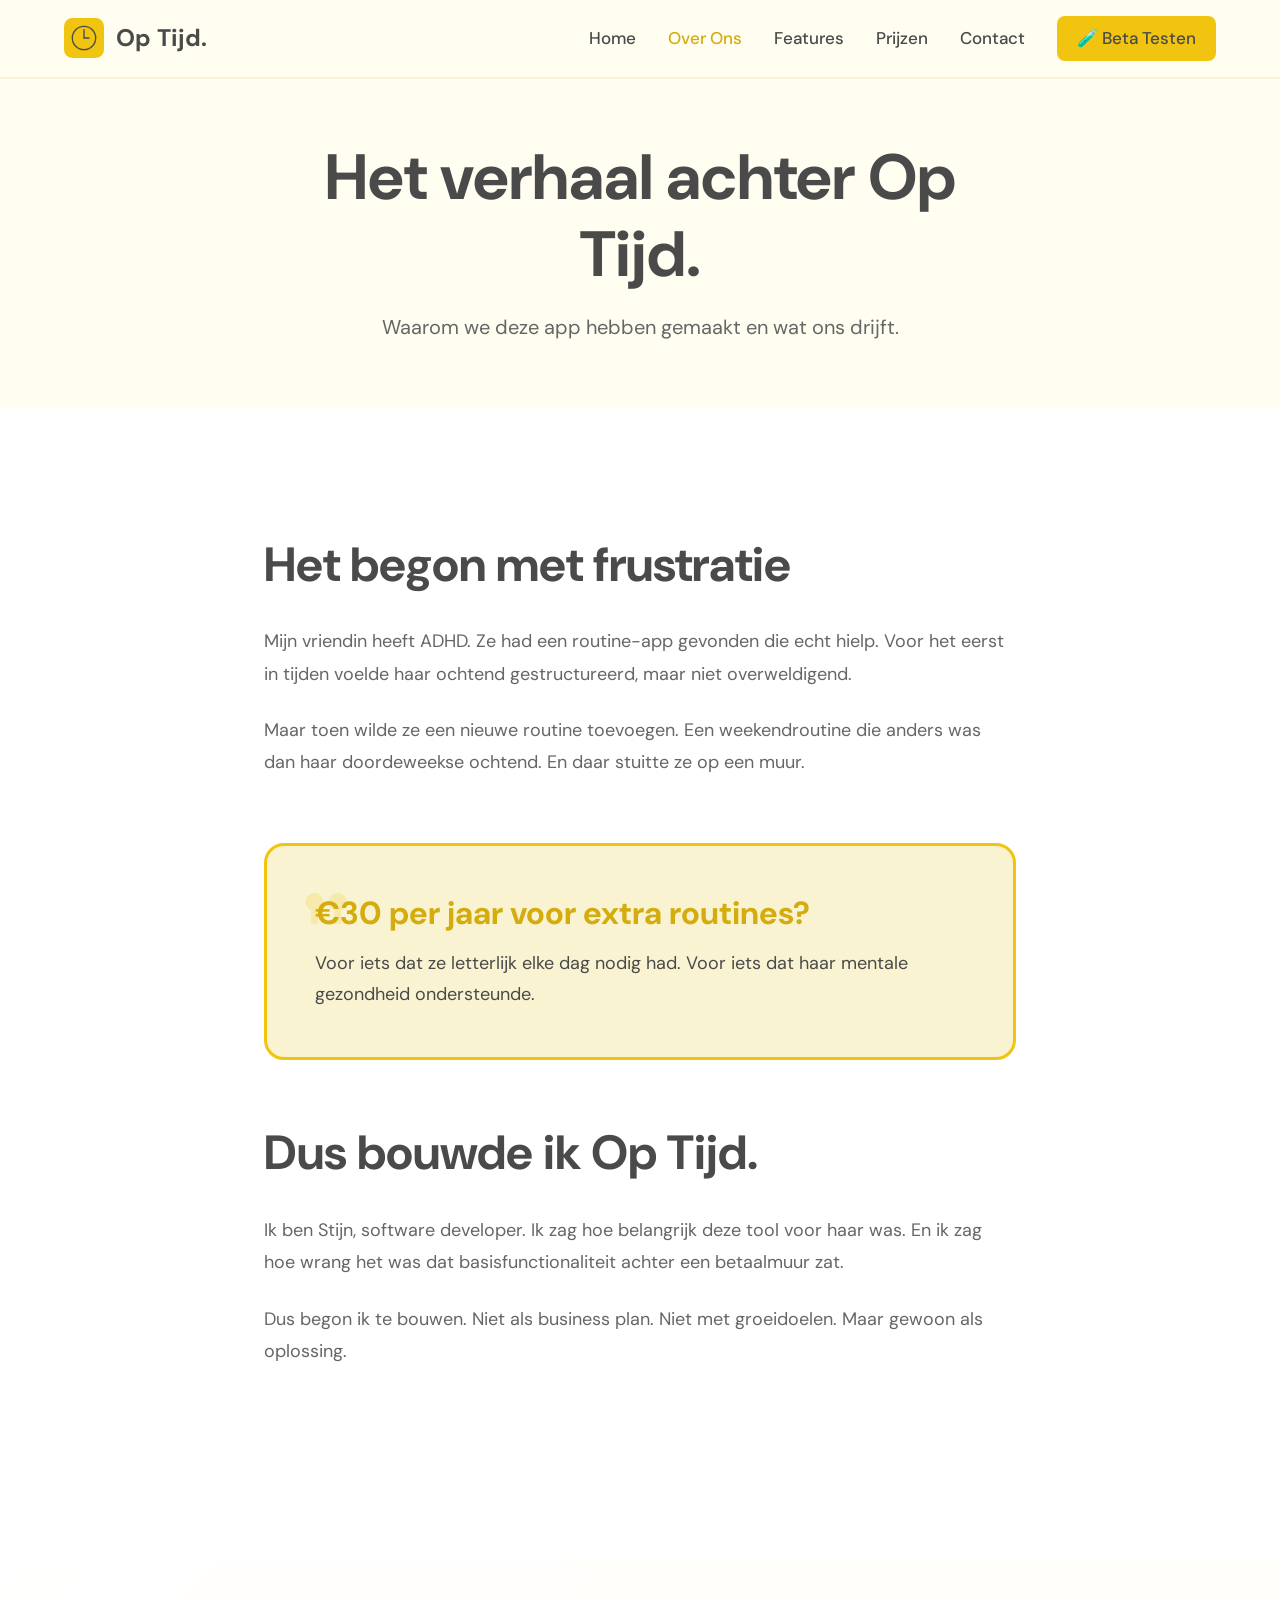
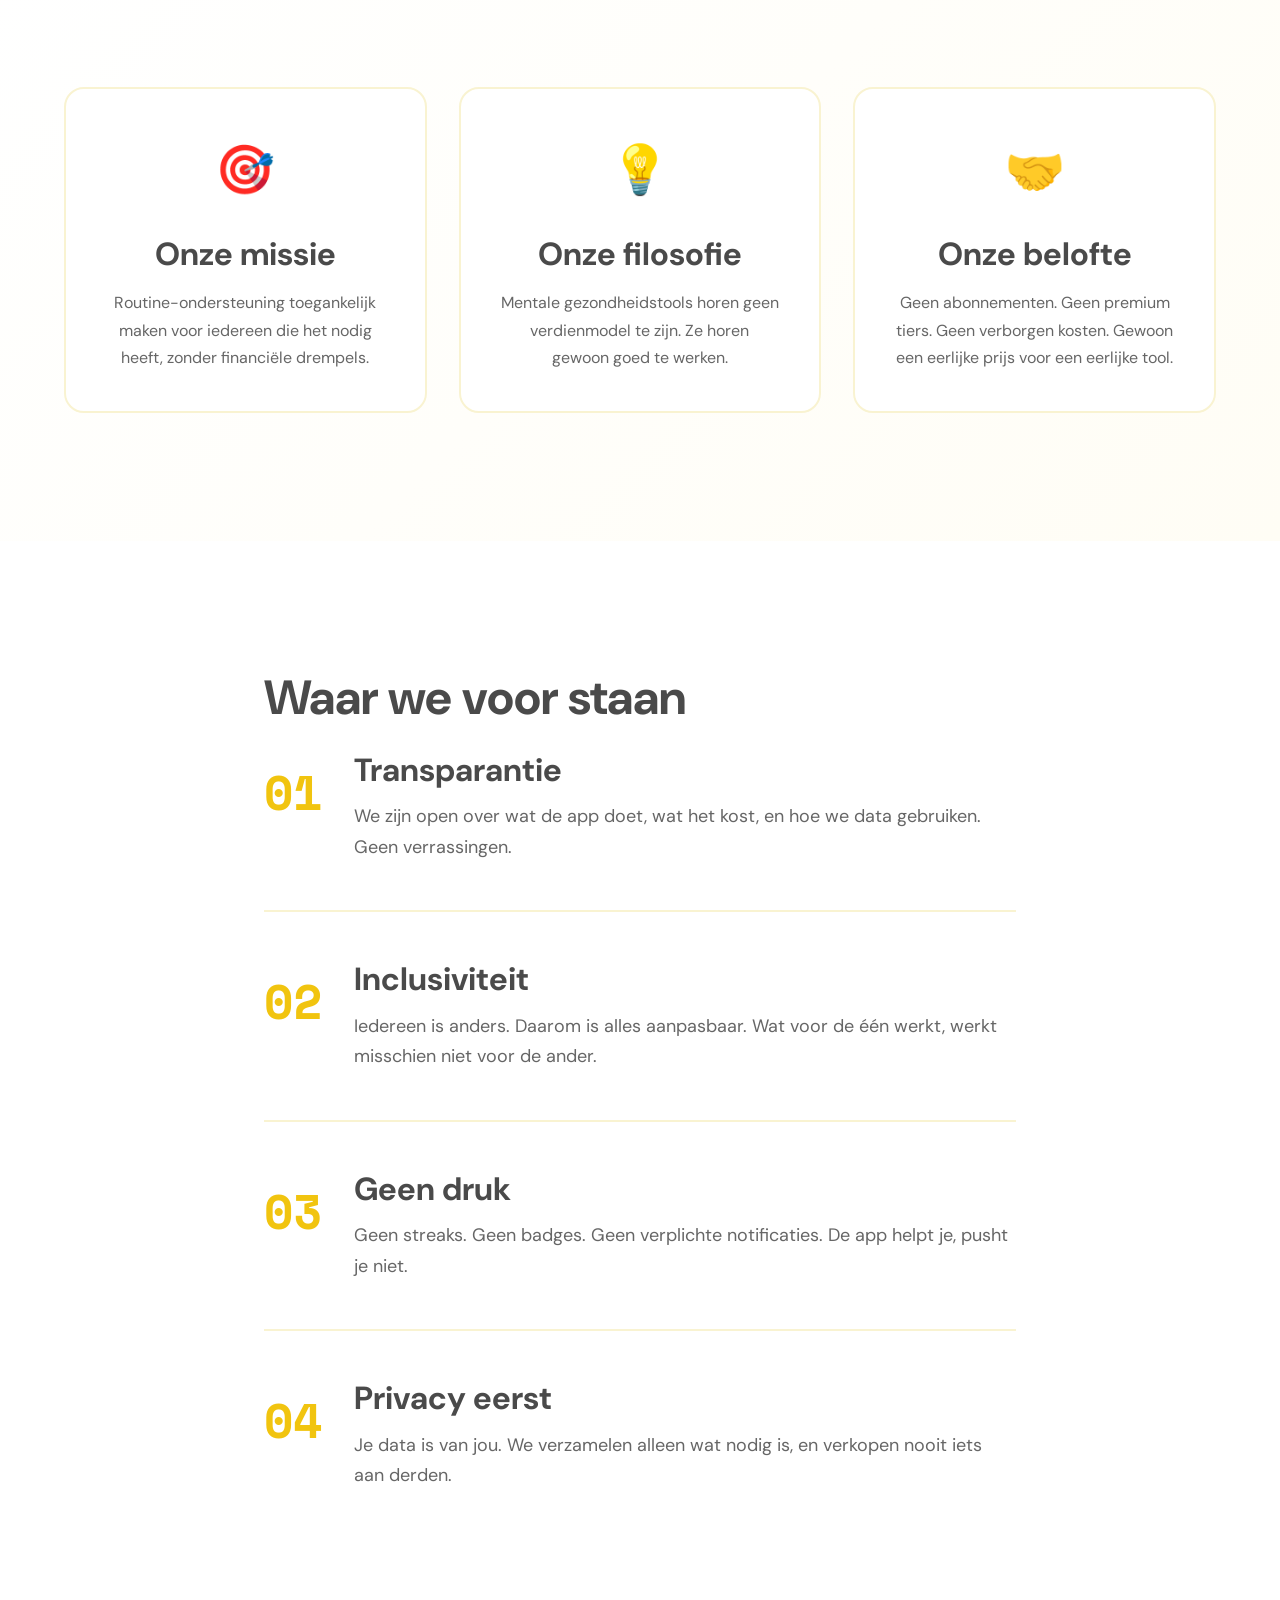
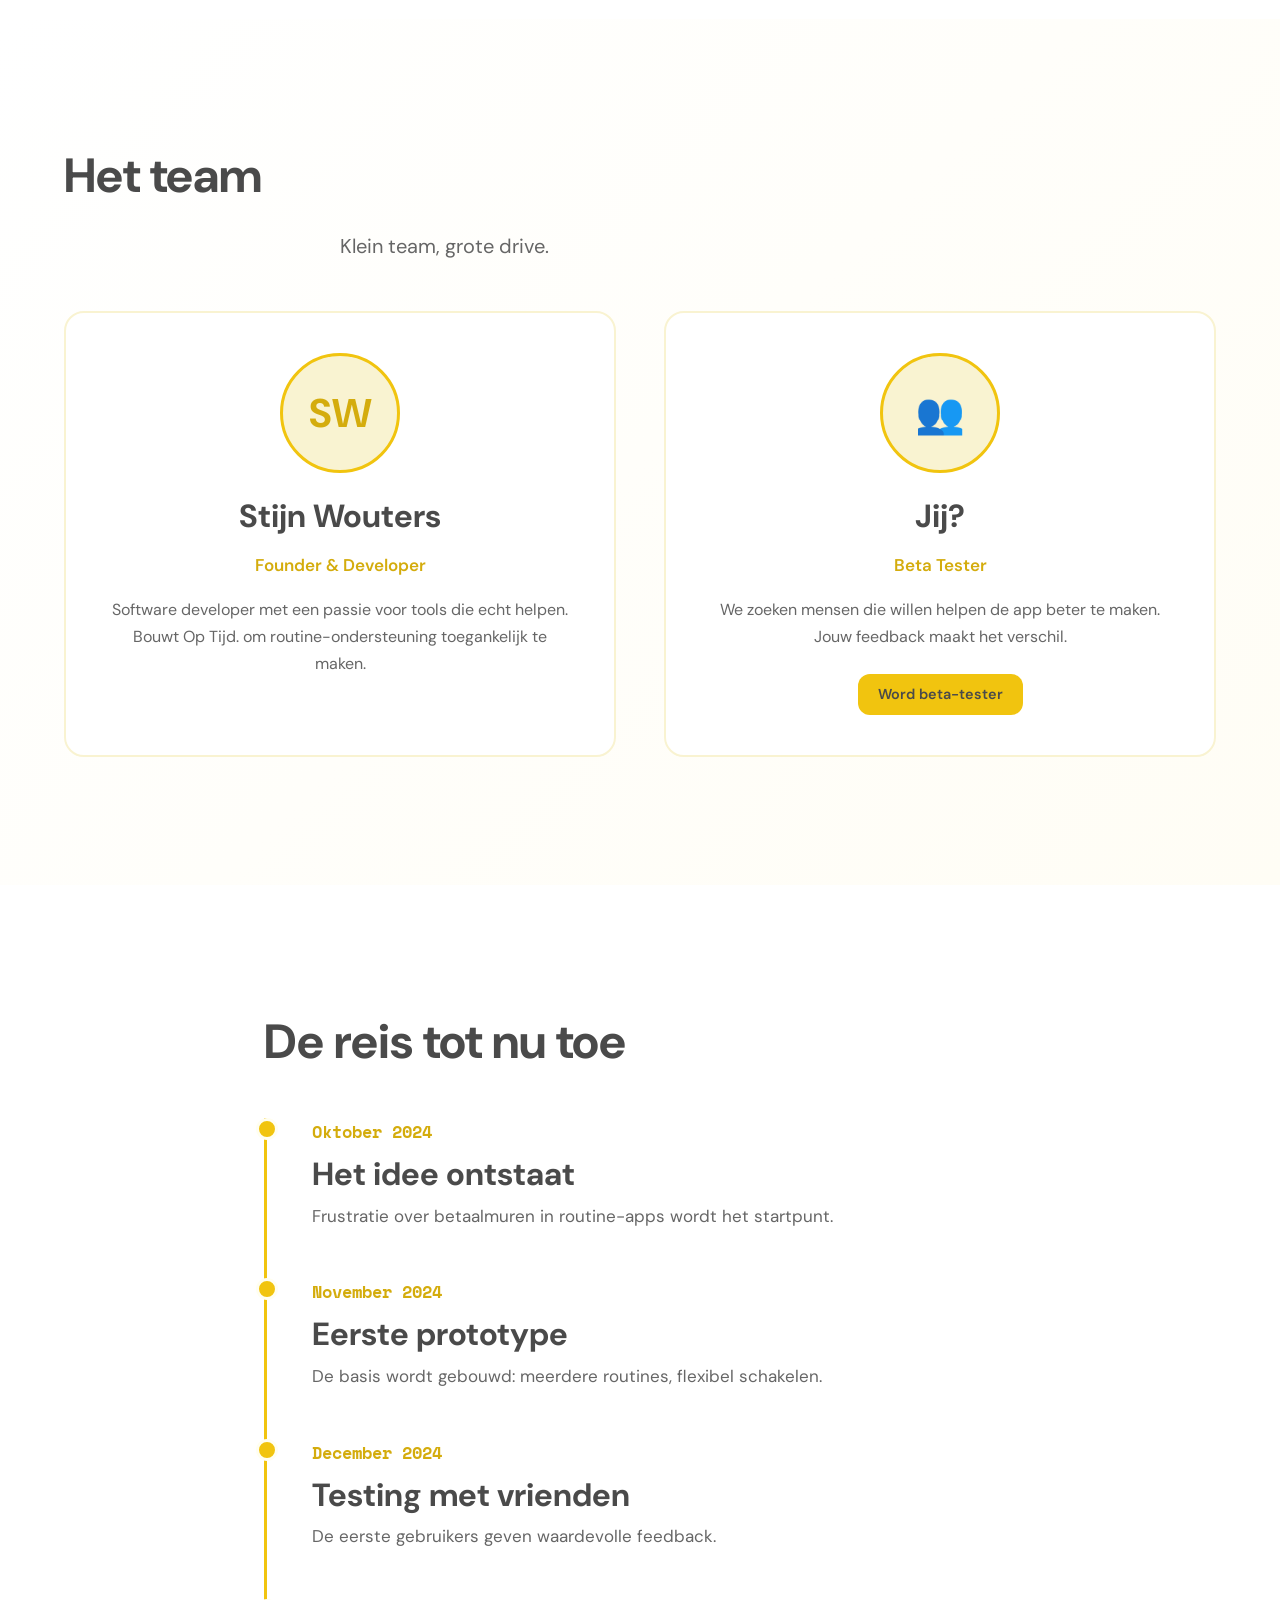
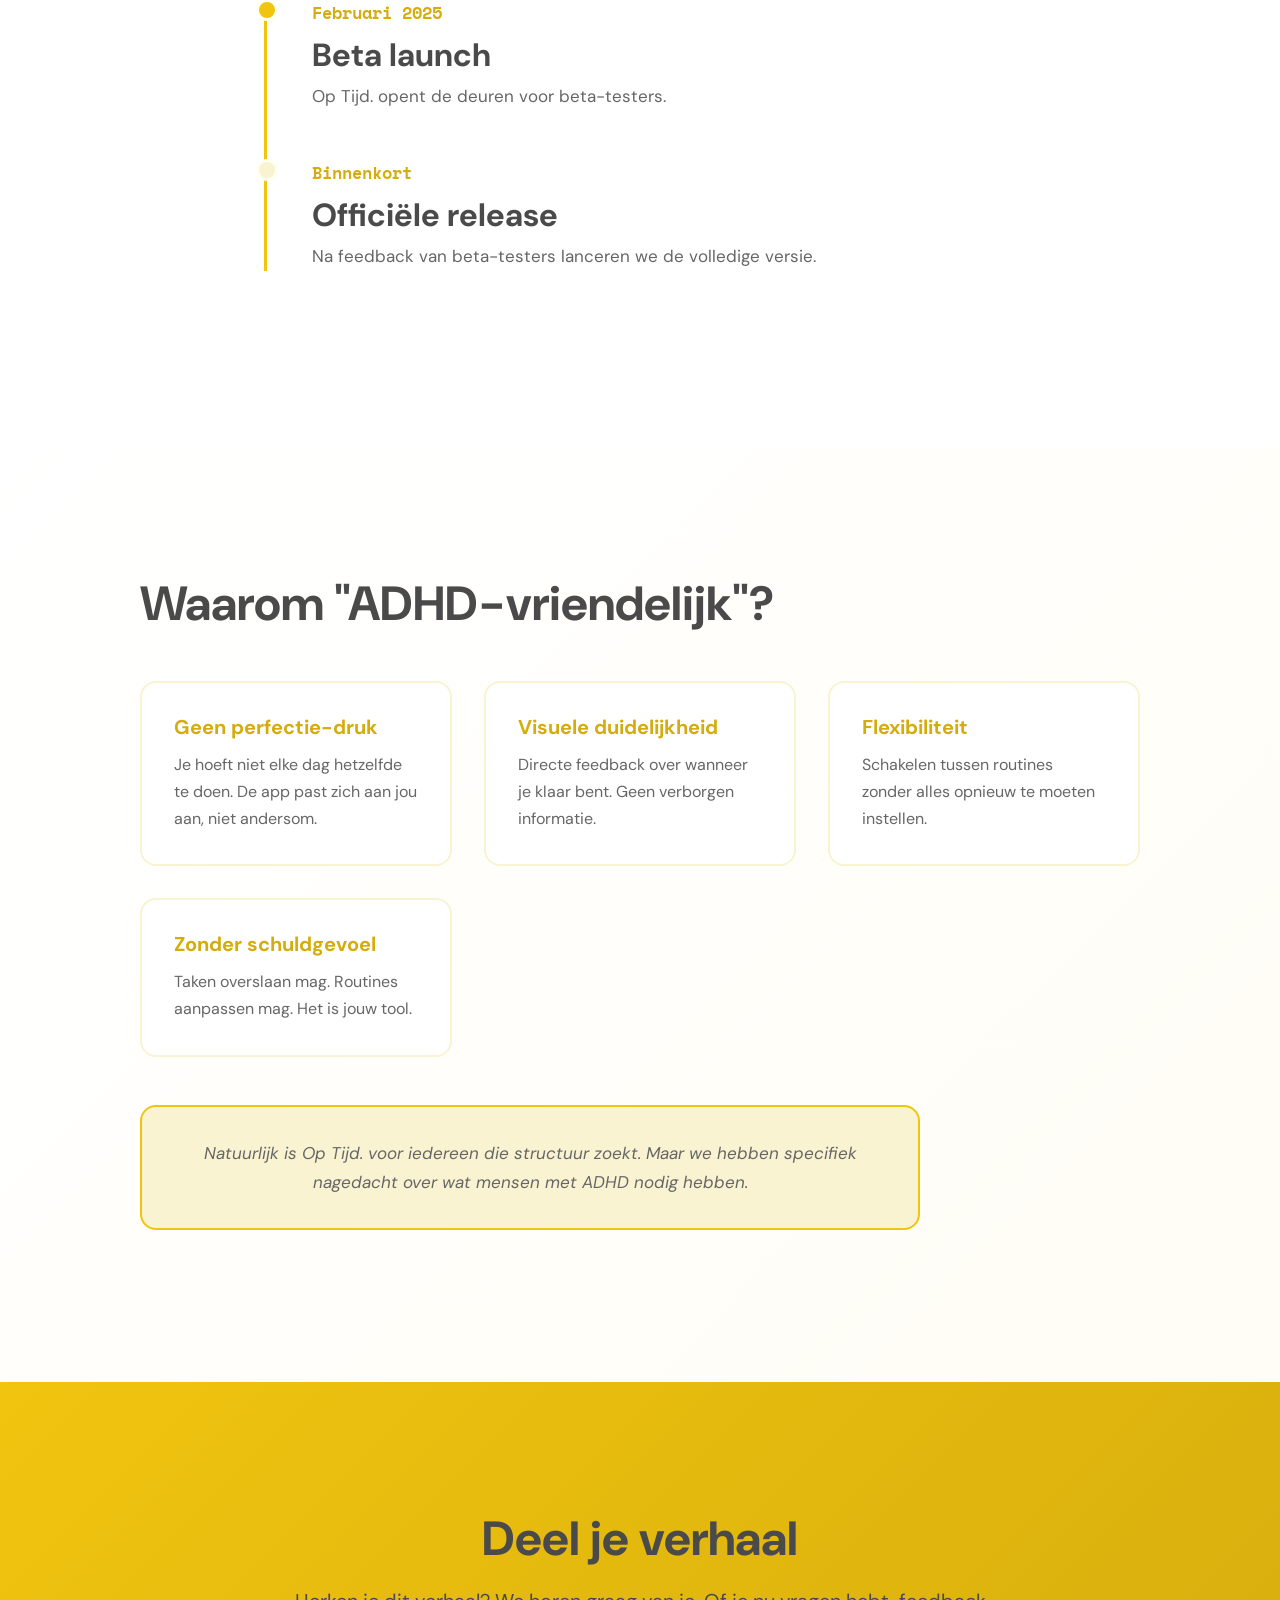
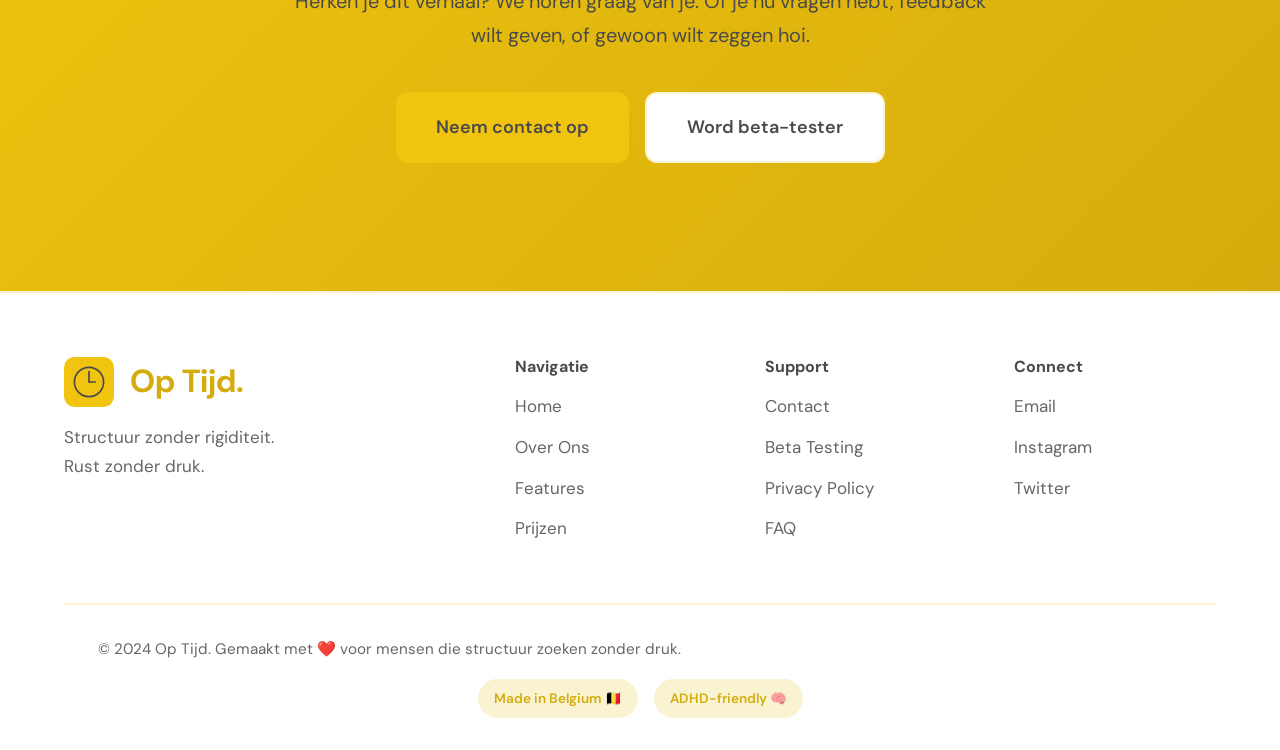
<file: about.html>
<!DOCTYPE html>
<html lang="nl">
<head>
    <meta charset="UTF-8">
    <meta name="viewport" content="width=device-width, initial-scale=1.0">
    <title>Over Ons – Op Tijd.</title>
    <meta name="description" content="Leer meer over het verhaal achter Op Tijd. en waarom we deze ADHD-vriendelijke routine-app hebben gemaakt.">
    
    <link rel="preconnect" href="https://fonts.googleapis.com">
    <link rel="preconnect" href="https://fonts.gstatic.com" crossorigin>
    <link href="https://fonts.googleapis.com/css2?family=DM+Sans:wght@400;500;600;700&family=Space+Mono:wght@400;700&display=swap" rel="stylesheet">
    
    <link rel="icon" type="image/svg+xml" href="assets/favicon.svg">
    <link rel="stylesheet" href="style.css">
</head>
<body>
    <!-- Navigation -->
    <nav class="nav">
        <div class="container">
            <div class="nav-content">
                <a href="index.html" class="nav-logo">
                    <svg width="40" height="40" viewBox="0 0 120 120" xmlns="http://www.w3.org/2000/svg">
                        <rect width="120" height="120" rx="25" fill="#f1c40f"/>
                        <circle cx="60" cy="60" r="35" stroke="#4a4a4a" stroke-width="4" fill="none"/>
                        <line x1="60" y1="60" x2="60" y2="35" stroke="#4a4a4a" stroke-width="4" stroke-linecap="round"/>
                        <line x1="60" y1="60" x2="75" y2="60" stroke="#4a4a4a" stroke-width="4" stroke-linecap="round"/>
                    </svg>
                    <span>Op Tijd.</span>
                </a>
                
                <button class="nav-toggle" aria-label="Menu">
                    <span></span>
                    <span></span>
                    <span></span>
                </button>
                
                <div class="nav-links">
                    <a href="index.html">Home</a>
                    <a href="about.html" class="active">Over Ons</a>
                    <a href="index.html#features">Features</a>
                    <a href="index.html#pricing">Prijzen</a>
                    <a href="contact.html">Contact</a>
                    <a href="index.html#beta-test" class="nav-cta">🧪 Beta Testen</a>
                </div>
            </div>
        </div>
    </nav>

    <!-- Hero -->
    <section class="page-hero">
        <div class="container-narrow">
            <h1>Het verhaal achter Op Tijd.</h1>
            <p class="page-subtitle">Waarom we deze app hebben gemaakt en wat ons drijft.</p>
        </div>
    </section>

    <!-- Story Section -->
    <section class="about-story">
        <div class="container-narrow">
            <div class="story-block">
                <h2>Het begon met frustratie</h2>
                <p>Mijn vriendin heeft ADHD. Ze had een routine-app gevonden die echt hielp. Voor het eerst in tijden voelde haar ochtend gestructureerd, maar niet overweldigend.</p>
                
                <p>Maar toen wilde ze een nieuwe routine toevoegen. Een weekendroutine die anders was dan haar doordeweekse ochtend. En daar stuitte ze op een muur.</p>
            </div>

            <div class="highlight-box">
                <div class="quote-mark-large">"</div>
                <h3>€30 per jaar voor extra routines?</h3>
                <p>Voor iets dat ze letterlijk elke dag nodig had. Voor iets dat haar mentale gezondheid ondersteunde.</p>
            </div>

            <div class="story-block">
                <h2>Dus bouwde ik Op Tijd.</h2>
                <p>Ik ben Stijn, software developer. Ik zag hoe belangrijk deze tool voor haar was. En ik zag hoe wrang het was dat basisfunctionaliteit achter een betaalmuur zat.</p>
                
                <p>Dus begon ik te bouwen. Niet als business plan. Niet met groeidoelen. Maar gewoon als oplossing.</p>
            </div>
        </div>
    </section>

    <!-- Mission Section -->
    <section class="mission">
        <div class="container">
            <div class="mission-grid">
                <div class="mission-card">
                    <div class="mission-icon">🎯</div>
                    <h3>Onze missie</h3>
                    <p>Routine-ondersteuning toegankelijk maken voor iedereen die het nodig heeft, zonder financiële drempels.</p>
                </div>
                
                <div class="mission-card">
                    <div class="mission-icon">💡</div>
                    <h3>Onze filosofie</h3>
                    <p>Mentale gezondheidstools horen geen verdienmodel te zijn. Ze horen gewoon goed te werken.</p>
                </div>
                
                <div class="mission-card">
                    <div class="mission-icon">🤝</div>
                    <h3>Onze belofte</h3>
                    <p>Geen abonnementen. Geen premium tiers. Geen verborgen kosten. Gewoon een eerlijke prijs voor een eerlijke tool.</p>
                </div>
            </div>
        </div>
    </section>

    <!-- Values Section -->
    <section class="values">
        <div class="container-narrow">
            <h2>Waar we voor staan</h2>
            
            <div class="value-item">
                <div class="value-number">01</div>
                <div class="value-content">
                    <h3>Transparantie</h3>
                    <p>We zijn open over wat de app doet, wat het kost, en hoe we data gebruiken. Geen verrassingen.</p>
                </div>
            </div>
            
            <div class="value-item">
                <div class="value-number">02</div>
                <div class="value-content">
                    <h3>Inclusiviteit</h3>
                    <p>Iedereen is anders. Daarom is alles aanpasbaar. Wat voor de één werkt, werkt misschien niet voor de ander.</p>
                </div>
            </div>
            
            <div class="value-item">
                <div class="value-number">03</div>
                <div class="value-content">
                    <h3>Geen druk</h3>
                    <p>Geen streaks. Geen badges. Geen verplichte notificaties. De app helpt je, pusht je niet.</p>
                </div>
            </div>
            
            <div class="value-item">
                <div class="value-number">04</div>
                <div class="value-content">
                    <h3>Privacy eerst</h3>
                    <p>Je data is van jou. We verzamelen alleen wat nodig is, en verkopen nooit iets aan derden.</p>
                </div>
            </div>
        </div>
    </section>

    <!-- Team Section -->
    <section class="team">
        <div class="container">
            <h2>Het team</h2>
            <p class="section-subtitle">Klein team, grote drive.</p>
            
            <div class="team-grid">
                <div class="team-member">
                    <div class="member-avatar">
                        <div class="avatar-placeholder">SW</div>
                    </div>
                    <h3>Stijn Wouters</h3>
                    <p class="member-role">Founder & Developer</p>
                    <p class="member-bio">Software developer met een passie voor tools die echt helpen. Bouwt Op Tijd. om routine-ondersteuning toegankelijk te maken.</p>
                </div>
                
                <div class="team-member">
                    <div class="member-avatar">
                        <div class="avatar-placeholder">👥</div>
                    </div>
                    <h3>Jij?</h3>
                    <p class="member-role">Beta Tester</p>
                    <p class="member-bio">We zoeken mensen die willen helpen de app beter te maken. Jouw feedback maakt het verschil.</p>
                    <a href="index.html#beta-test" class="btn btn-small">Word beta-tester</a>
                </div>
            </div>
        </div>
    </section>

    <!-- Journey Section -->
    <section class="journey">
        <div class="container-narrow">
            <h2>De reis tot nu toe</h2>
            
            <div class="timeline">
                <div class="timeline-item">
                    <div class="timeline-date">Oktober 2024</div>
                    <div class="timeline-content">
                        <h3>Het idee ontstaat</h3>
                        <p>Frustratie over betaalmuren in routine-apps wordt het startpunt.</p>
                    </div>
                </div>
                
                <div class="timeline-item">
                    <div class="timeline-date">November 2024</div>
                    <div class="timeline-content">
                        <h3>Eerste prototype</h3>
                        <p>De basis wordt gebouwd: meerdere routines, flexibel schakelen.</p>
                    </div>
                </div>
                
                <div class="timeline-item">
                    <div class="timeline-date">December 2024</div>
                    <div class="timeline-content">
                        <h3>Testing met vrienden</h3>
                        <p>De eerste gebruikers geven waardevolle feedback.</p>
                    </div>
                </div>
                
                <div class="timeline-item">
                    <div class="timeline-date">Februari 2025</div>
                    <div class="timeline-content">
                        <h3>Beta launch</h3>
                        <p>Op Tijd. opent de deuren voor beta-testers.</p>
                    </div>
                </div>
                
                <div class="timeline-item future">
                    <div class="timeline-date">Binnenkort</div>
                    <div class="timeline-content">
                        <h3>Officiële release</h3>
                        <p>Na feedback van beta-testers lanceren we de volledige versie.</p>
                    </div>
                </div>
            </div>
        </div>
    </section>

    <!-- Why ADHD-friendly -->
    <section class="why-adhd">
        <div class="container">
            <div class="why-adhd-content">
                <h2>Waarom "ADHD-vriendelijk"?</h2>
                
                <div class="adhd-grid">
                    <div class="adhd-point">
                        <h3>Geen perfectie-druk</h3>
                        <p>Je hoeft niet elke dag hetzelfde te doen. De app past zich aan jou aan, niet andersom.</p>
                    </div>
                    
                    <div class="adhd-point">
                        <h3>Visuele duidelijkheid</h3>
                        <p>Directe feedback over wanneer je klaar bent. Geen verborgen informatie.</p>
                    </div>
                    
                    <div class="adhd-point">
                        <h3>Flexibiliteit</h3>
                        <p>Schakelen tussen routines zonder alles opnieuw te moeten instellen.</p>
                    </div>
                    
                    <div class="adhd-point">
                        <h3>Zonder schuldgevoel</h3>
                        <p>Taken overslaan mag. Routines aanpassen mag. Het is jouw tool.</p>
                    </div>
                </div>
                
                <p class="adhd-note">Natuurlijk is Op Tijd. voor iedereen die structuur zoekt. Maar we hebben specifiek nagedacht over wat mensen met ADHD nodig hebben.</p>
            </div>
        </div>
    </section>

    <!-- CTA Section -->
    <section class="cta-section">
        <div class="container">
            <div class="cta-content">
                <h2>Deel je verhaal</h2>
                <p>Herken je dit verhaal? We horen graag van je. Of je nu vragen hebt, feedback wilt geven, of gewoon wilt zeggen hoi.</p>
                <div class="cta-buttons">
                    <a href="contact.html" class="btn btn-primary btn-lg">Neem contact op</a>
                    <a href="index.html#beta-test" class="btn btn-secondary btn-lg">Word beta-tester</a>
                </div>
            </div>
        </div>
    </section>

    <!-- Footer -->
    <footer class="footer">
        <div class="container">
            <div class="footer-grid">
                <div class="footer-brand">
                    <div class="footer-logo">
                        <svg width="50" height="50" viewBox="0 0 120 120" xmlns="http://www.w3.org/2000/svg">
                            <rect width="120" height="120" rx="25" fill="#f1c40f"/>
                            <circle cx="60" cy="60" r="35" stroke="#4a4a4a" stroke-width="4" fill="none"/>
                            <line x1="60" y1="60" x2="60" y2="35" stroke="#4a4a4a" stroke-width="4" stroke-linecap="round"/>
                            <line x1="60" y1="60" x2="75" y2="60" stroke="#4a4a4a" stroke-width="4" stroke-linecap="round"/>
                        </svg>
                        <h3>Op Tijd.</h3>
                    </div>
                    <p>Structuur zonder rigiditeit.<br>Rust zonder druk.</p>
                </div>
                
                <div class="footer-links-section">
                    <h4>Navigatie</h4>
                    <ul>
                        <li><a href="index.html">Home</a></li>
                        <li><a href="about.html">Over Ons</a></li>
                        <li><a href="index.html#features">Features</a></li>
                        <li><a href="index.html#pricing">Prijzen</a></li>
                    </ul>
                </div>
                
                <div class="footer-links-section">
                    <h4>Support</h4>
                    <ul>
                        <li><a href="contact.html">Contact</a></li>
                        <li><a href="index.html#beta-test">Beta Testing</a></li>
                        <li><a href="privacy.html">Privacy Policy</a></li>
                        <li><a href="faq.html">FAQ</a></li>
                    </ul>
                </div>
                
                <div class="footer-links-section">
                    <h4>Connect</h4>
                    <ul>
                        <li><a href="mailto:stijn.wouters@hotmail.com">Email</a></li>
                        <li><a href="#">Instagram</a></li>
                        <li><a href="#">Twitter</a></li>
                    </ul>
                </div>
            </div>
            
            <div class="footer-bottom">
                <p>&copy; 2024 Op Tijd. Gemaakt met ❤️ voor mensen die structuur zoeken zonder druk.</p>
                <div class="footer-badges">
                    <span class="badge">Made in Belgium 🇧🇪</span>
                    <span class="badge">ADHD-friendly 🧠</span>
                </div>
            </div>
        </div>
    </footer>

    <script src="script.js"></script>
</body>
</html>
</file>
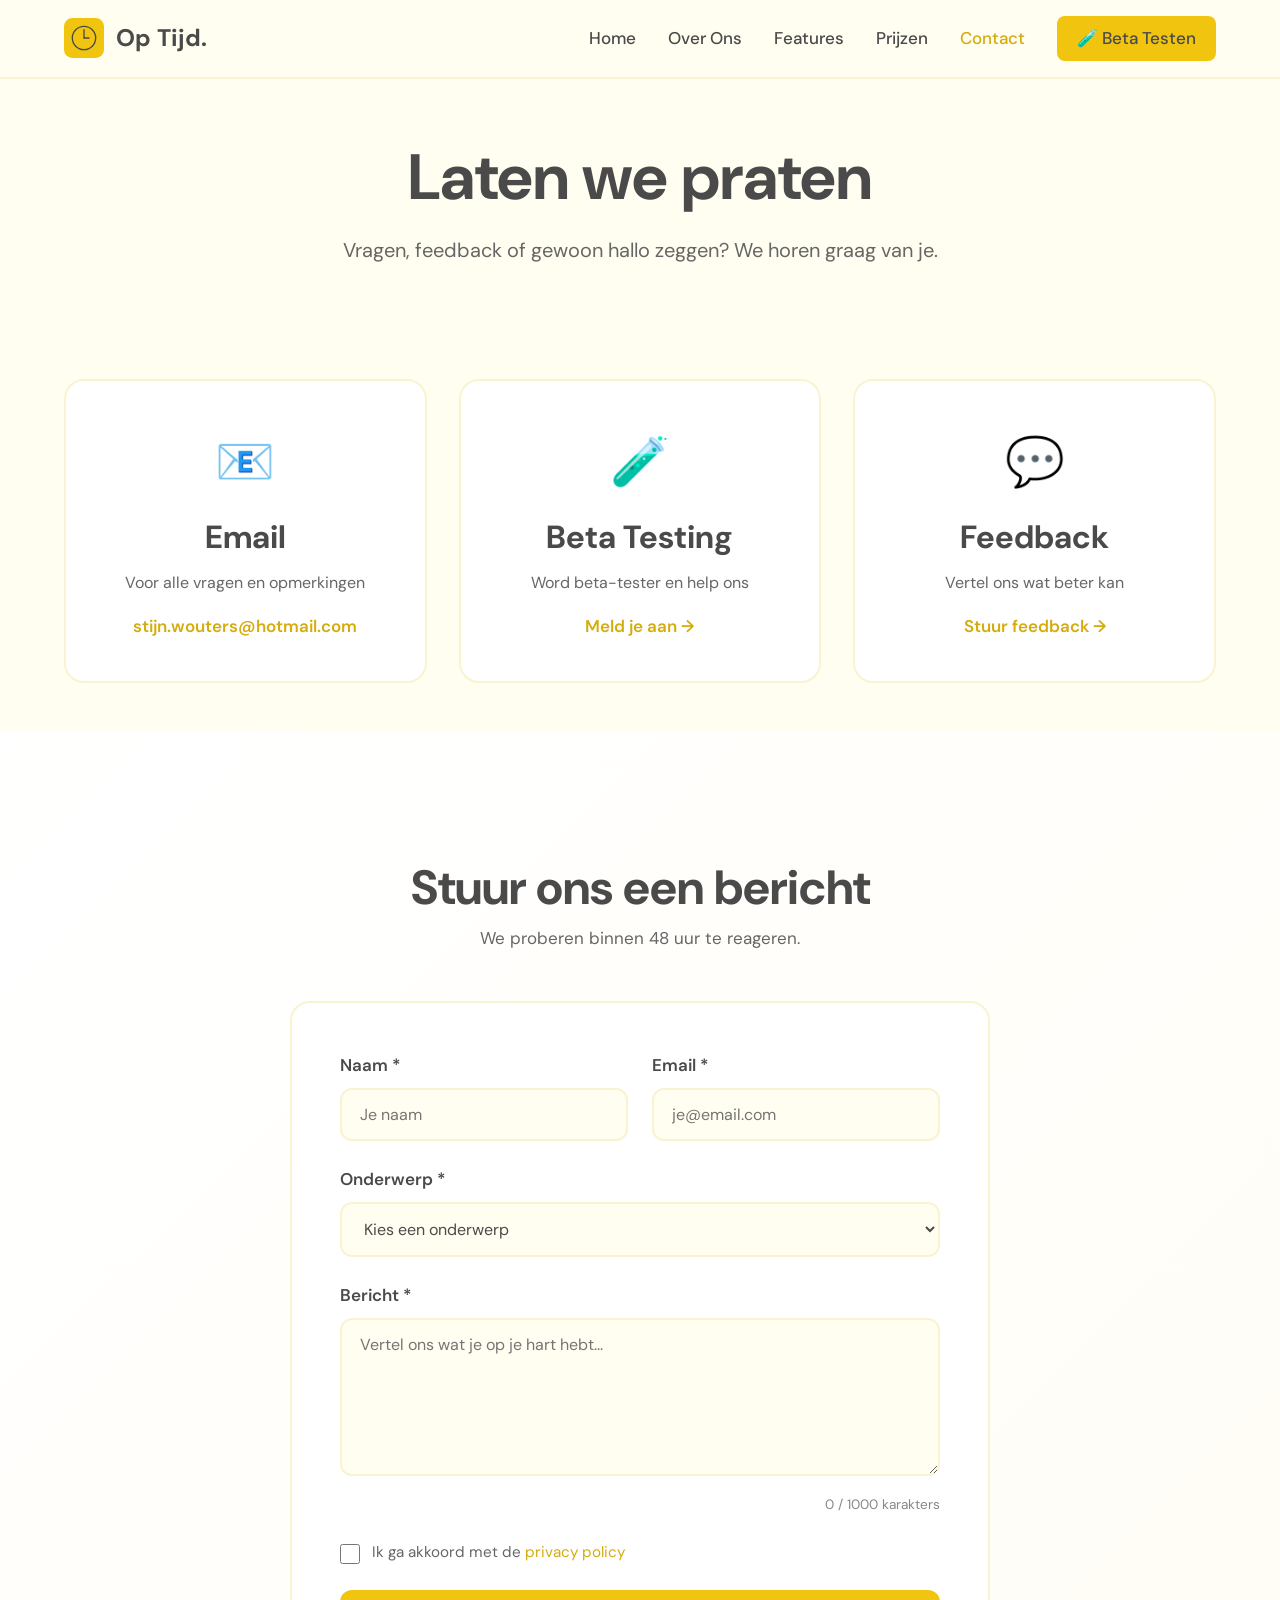
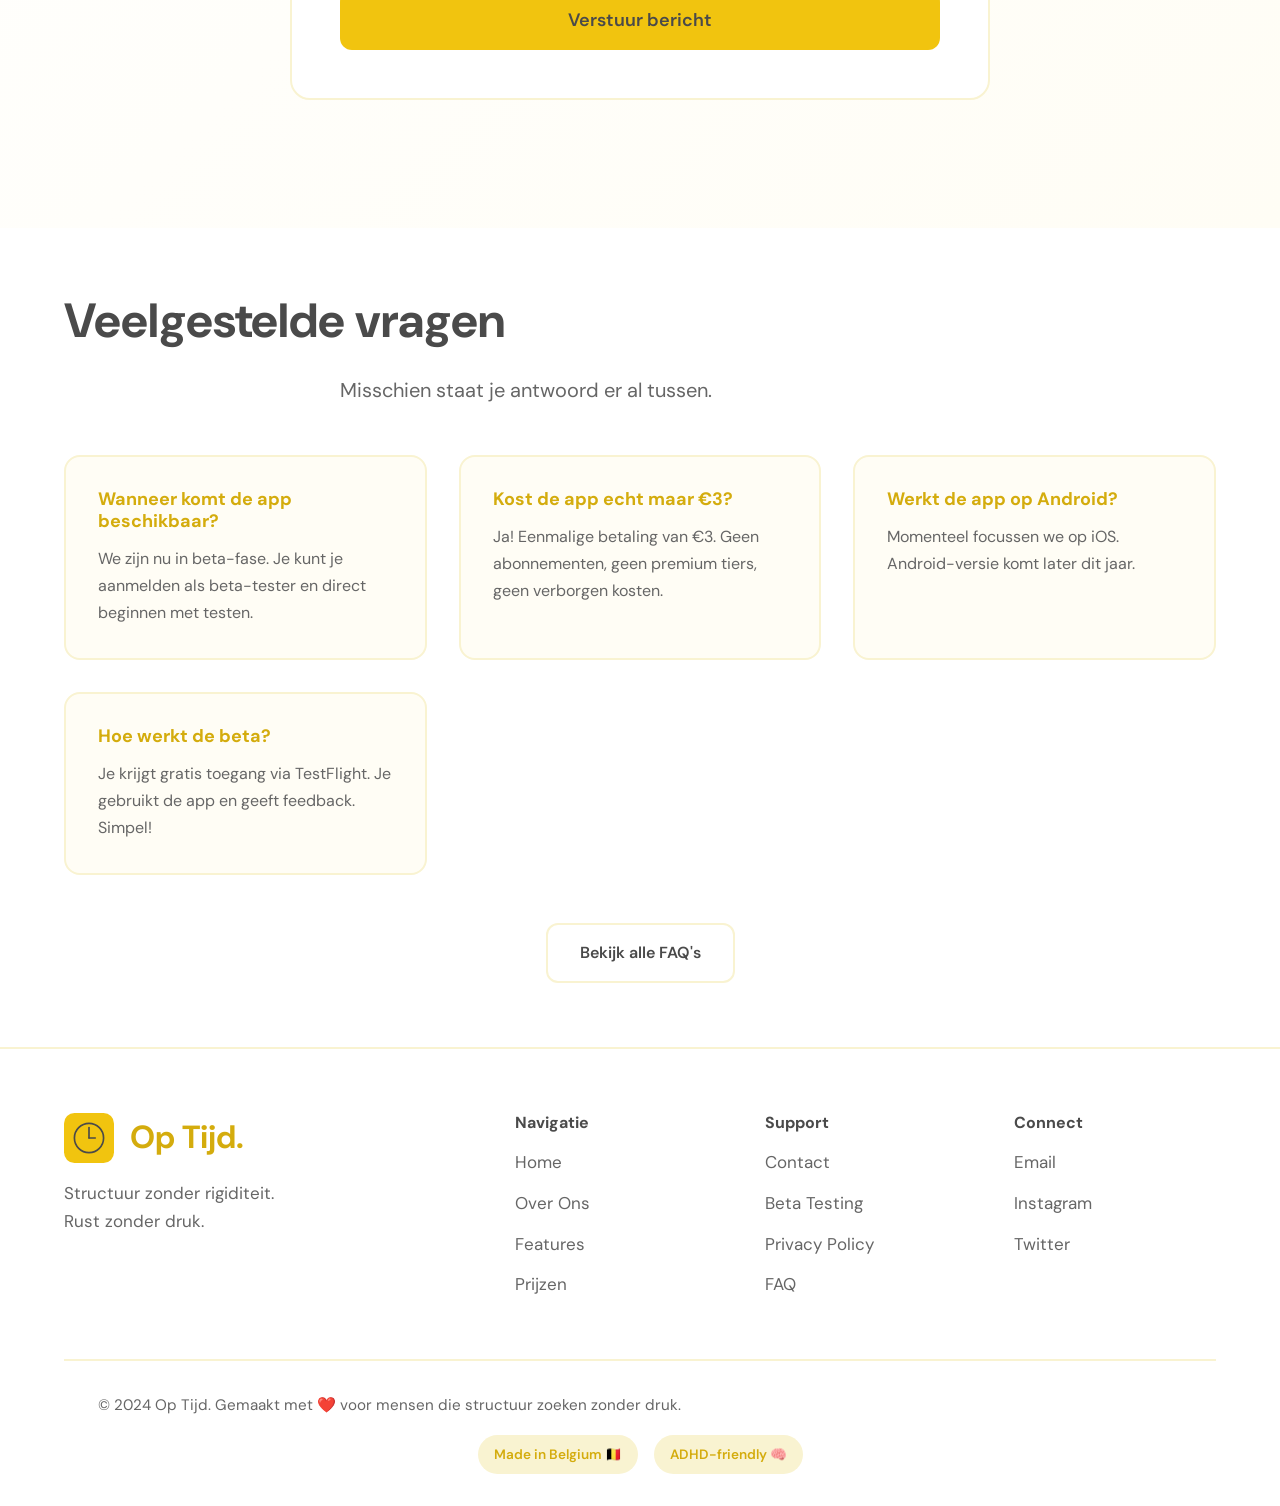
<file: contact.html>
<!DOCTYPE html>
<html lang="nl">
<head>
    <meta charset="UTF-8">
    <meta name="viewport" content="width=device-width, initial-scale=1.0">
    <title>Contact – Op Tijd.</title>
    <meta name="description" content="Neem contact op met Op Tijd. Vragen, feedback of gewoon hallo zeggen.">
    
    <link rel="preconnect" href="https://fonts.googleapis.com">
    <link rel="preconnect" href="https://fonts.gstatic.com" crossorigin>
    <link href="https://fonts.googleapis.com/css2?family=DM+Sans:wght@400;500;600;700&family=Space+Mono:wght@400;700&display=swap" rel="stylesheet">
    
    <link rel="icon" type="image/svg+xml" href="assets/favicon.svg">
    <link rel="stylesheet" href="style.css">
</head>
<body>
    <!-- Navigation -->
    <nav class="nav">
        <div class="container">
            <div class="nav-content">
                <a href="index.html" class="nav-logo">
                    <svg width="40" height="40" viewBox="0 0 120 120" xmlns="http://www.w3.org/2000/svg">
                        <rect width="120" height="120" rx="25" fill="#f1c40f"/>
                        <circle cx="60" cy="60" r="35" stroke="#4a4a4a" stroke-width="4" fill="none"/>
                        <line x1="60" y1="60" x2="60" y2="35" stroke="#4a4a4a" stroke-width="4" stroke-linecap="round"/>
                        <line x1="60" y1="60" x2="75" y2="60" stroke="#4a4a4a" stroke-width="4" stroke-linecap="round"/>
                    </svg>
                    <span>Op Tijd.</span>
                </a>
                
                <button class="nav-toggle" aria-label="Menu">
                    <span></span>
                    <span></span>
                    <span></span>
                </button>
                
                <div class="nav-links">
                    <a href="index.html">Home</a>
                    <a href="about.html">Over Ons</a>
                    <a href="index.html#features">Features</a>
                    <a href="index.html#pricing">Prijzen</a>
                    <a href="contact.html" class="active">Contact</a>
                    <a href="index.html#beta-test" class="nav-cta">🧪 Beta Testen</a>
                </div>
            </div>
        </div>
    </nav>

    <!-- Hero -->
    <section class="page-hero">
        <div class="container-narrow">
            <h1>Laten we praten</h1>
            <p class="page-subtitle">Vragen, feedback of gewoon hallo zeggen? We horen graag van je.</p>
        </div>
    </section>

    <!-- Contact Options -->
    <section class="contact-options">
        <div class="container">
            <div class="contact-grid">
                <div class="contact-card">
                    <div class="contact-icon">📧</div>
                    <h3>Email</h3>
                    <p>Voor alle vragen en opmerkingen</p>
                    <a href="mailto:stijn.wouters@hotmail.com" class="contact-link">stijn.wouters@hotmail.com</a>
                </div>
                
                <div class="contact-card">
                    <div class="contact-icon">🧪</div>
                    <h3>Beta Testing</h3>
                    <p>Word beta-tester en help ons</p>
                    <a href="index.html#beta-test" class="contact-link">Meld je aan →</a>
                </div>
                
                <div class="contact-card">
                    <div class="contact-icon">💬</div>
                    <h3>Feedback</h3>
                    <p>Vertel ons wat beter kan</p>
                    <a href="#contact-form" class="contact-link">Stuur feedback →</a>
                </div>
            </div>
        </div>
    </section>

    <!-- Contact Form -->
    <section class="contact-form-section" id="contact-form">
        <div class="container-narrow">
            <div class="form-header">
                <h2>Stuur ons een bericht</h2>
                <p>We proberen binnen 48 uur te reageren.</p>
            </div>
            
            <form id="contactForm" class="contact-form" action="https://formspree.io/f/YOUR_FORM_ID" method="POST">
                <div class="form-row">
                    <div class="form-group">
                        <label for="name">Naam *</label>
                        <input 
                            type="text" 
                            id="name" 
                            name="name" 
                            required 
                            placeholder="Je naam"
                        >
                    </div>
                    
                    <div class="form-group">
                        <label for="email">Email *</label>
                        <input 
                            type="email" 
                            id="email" 
                            name="email" 
                            required 
                            placeholder="je@email.com"
                        >
                    </div>
                </div>
                
                <div class="form-group">
                    <label for="subject">Onderwerp *</label>
                    <select id="subject" name="subject" required>
                        <option value="">Kies een onderwerp</option>
                        <option value="Algemene vraag">Algemene vraag</option>
                        <option value="Beta testing">Beta testing</option>
                        <option value="Bug report">Bug report</option>
                        <option value="Feature request">Feature verzoek</option>
                        <option value="Feedback">Feedback</option>
                        <option value="Andere">Andere</option>
                    </select>
                </div>
                
                <div class="form-group">
                    <label for="message">Bericht *</label>
                    <textarea 
                        id="message" 
                        name="message" 
                        rows="6" 
                        required 
                        placeholder="Vertel ons wat je op je hart hebt..."
                    ></textarea>
                    <div class="char-counter">
                        <span id="charCount">0</span> / 1000 karakters
                    </div>
                </div>
                
                <div class="form-consent">
                    <label class="checkbox-label">
                        <input type="checkbox" name="privacy" required>
                        <span>Ik ga akkoord met de <a href="privacy.html" target="_blank">privacy policy</a></span>
                    </label>
                </div>
                
                <button type="submit" class="btn btn-primary btn-lg btn-submit">
                    <span class="btn-text">Verstuur bericht</span>
                    <span class="btn-loading">
                        <svg width="20" height="20" viewBox="0 0 20 20" fill="none">
                            <circle cx="10" cy="10" r="8" stroke="currentColor" stroke-width="3" stroke-linecap="round" opacity="0.3"/>
                            <path d="M10 2a8 8 0 0 1 8 8" stroke="currentColor" stroke-width="3" stroke-linecap="round">
                                <animateTransform attributeName="transform" type="rotate" from="0 10 10" to="360 10 10" dur="1s" repeatCount="indefinite"/>
                            </path>
                        </svg>
                        Verzenden...
                    </span>
                </button>
            </form>
            
            <div id="formFeedback" class="form-feedback"></div>
        </div>
    </section>

    <!-- FAQ Preview -->
    <section class="faq-preview">
        <div class="container">
            <h2>Veelgestelde vragen</h2>
            <p class="section-subtitle">Misschien staat je antwoord er al tussen.</p>
            
            <div class="faq-grid">
                <div class="faq-item">
                    <h3>Wanneer komt de app beschikbaar?</h3>
                    <p>We zijn nu in beta-fase. Je kunt je aanmelden als beta-tester en direct beginnen met testen.</p>
                </div>
                
                <div class="faq-item">
                    <h3>Kost de app echt maar €3?</h3>
                    <p>Ja! Eenmalige betaling van €3. Geen abonnementen, geen premium tiers, geen verborgen kosten.</p>
                </div>
                
                <div class="faq-item">
                    <h3>Werkt de app op Android?</h3>
                    <p>Momenteel focussen we op iOS. Android-versie komt later dit jaar.</p>
                </div>
                
                <div class="faq-item">
                    <h3>Hoe werkt de beta?</h3>
                    <p>Je krijgt gratis toegang via TestFlight. Je gebruikt de app en geeft feedback. Simpel!</p>
                </div>
            </div>
            
            <div class="faq-cta">
                <a href="faq.html" class="btn btn-secondary">Bekijk alle FAQ's</a>
            </div>
        </div>
    </section>

    <!-- Footer -->
    <footer class="footer">
        <div class="container">
            <div class="footer-grid">
                <div class="footer-brand">
                    <div class="footer-logo">
                        <svg width="50" height="50" viewBox="0 0 120 120" xmlns="http://www.w3.org/2000/svg">
                            <rect width="120" height="120" rx="25" fill="#f1c40f"/>
                            <circle cx="60" cy="60" r="35" stroke="#4a4a4a" stroke-width="4" fill="none"/>
                            <line x1="60" y1="60" x2="60" y2="35" stroke="#4a4a4a" stroke-width="4" stroke-linecap="round"/>
                            <line x1="60" y1="60" x2="75" y2="60" stroke="#4a4a4a" stroke-width="4" stroke-linecap="round"/>
                        </svg>
                        <h3>Op Tijd.</h3>
                    </div>
                    <p>Structuur zonder rigiditeit.<br>Rust zonder druk.</p>
                </div>
                
                <div class="footer-links-section">
                    <h4>Navigatie</h4>
                    <ul>
                        <li><a href="index.html">Home</a></li>
                        <li><a href="about.html">Over Ons</a></li>
                        <li><a href="index.html#features">Features</a></li>
                        <li><a href="index.html#pricing">Prijzen</a></li>
                    </ul>
                </div>
                
                <div class="footer-links-section">
                    <h4>Support</h4>
                    <ul>
                        <li><a href="contact.html">Contact</a></li>
                        <li><a href="index.html#beta-test">Beta Testing</a></li>
                        <li><a href="privacy.html">Privacy Policy</a></li>
                        <li><a href="faq.html">FAQ</a></li>
                    </ul>
                </div>
                
                <div class="footer-links-section">
                    <h4>Connect</h4>
                    <ul>
                        <li><a href="mailto:stijn.wouters@hotmail.com">Email</a></li>
                        <li><a href="#">Instagram</a></li>
                        <li><a href="#">Twitter</a></li>
                    </ul>
                </div>
            </div>
            
            <div class="footer-bottom">
                <p>&copy; 2024 Op Tijd. Gemaakt met ❤️ voor mensen die structuur zoeken zonder druk.</p>
                <div class="footer-badges">
                    <span class="badge">Made in Belgium 🇧🇪</span>
                    <span class="badge">ADHD-friendly 🧠</span>
                </div>
            </div>
        </div>
    </footer>

    <script src="script.js"></script>
</body>
</html>
</file>
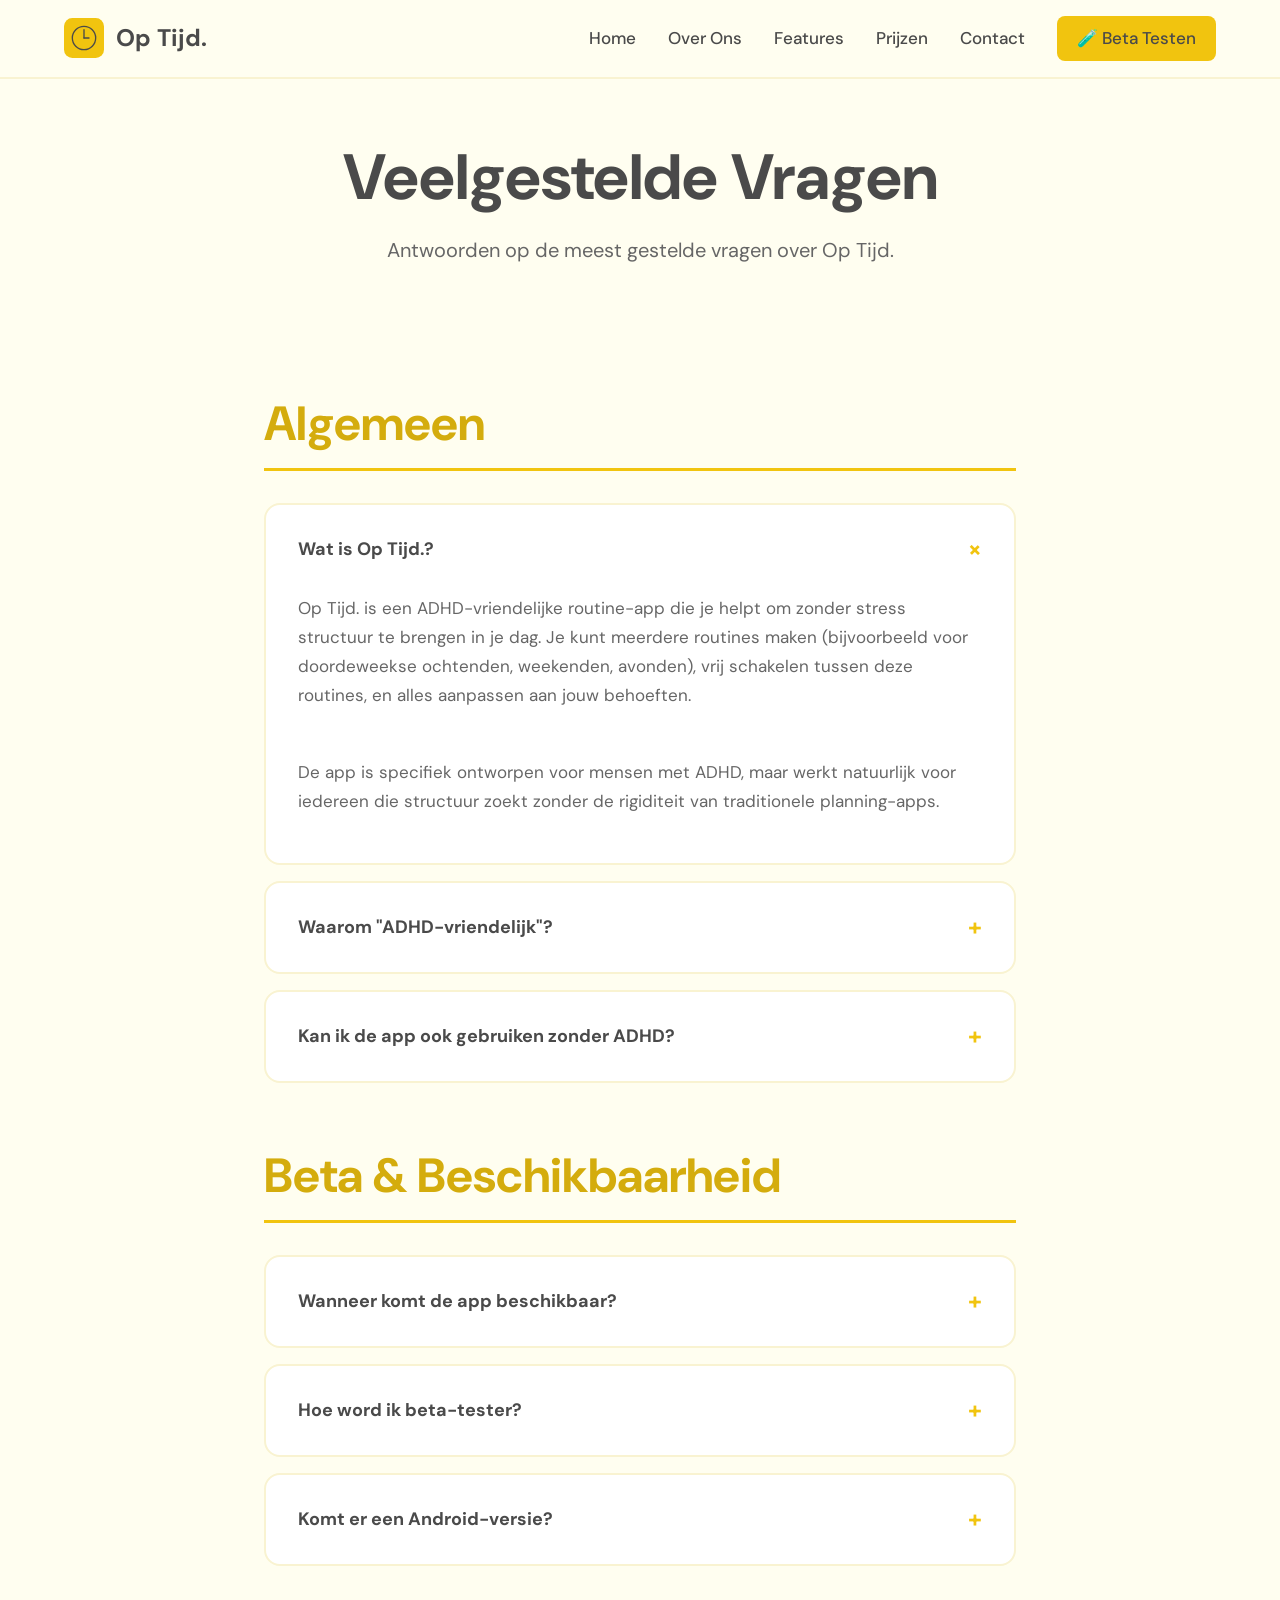
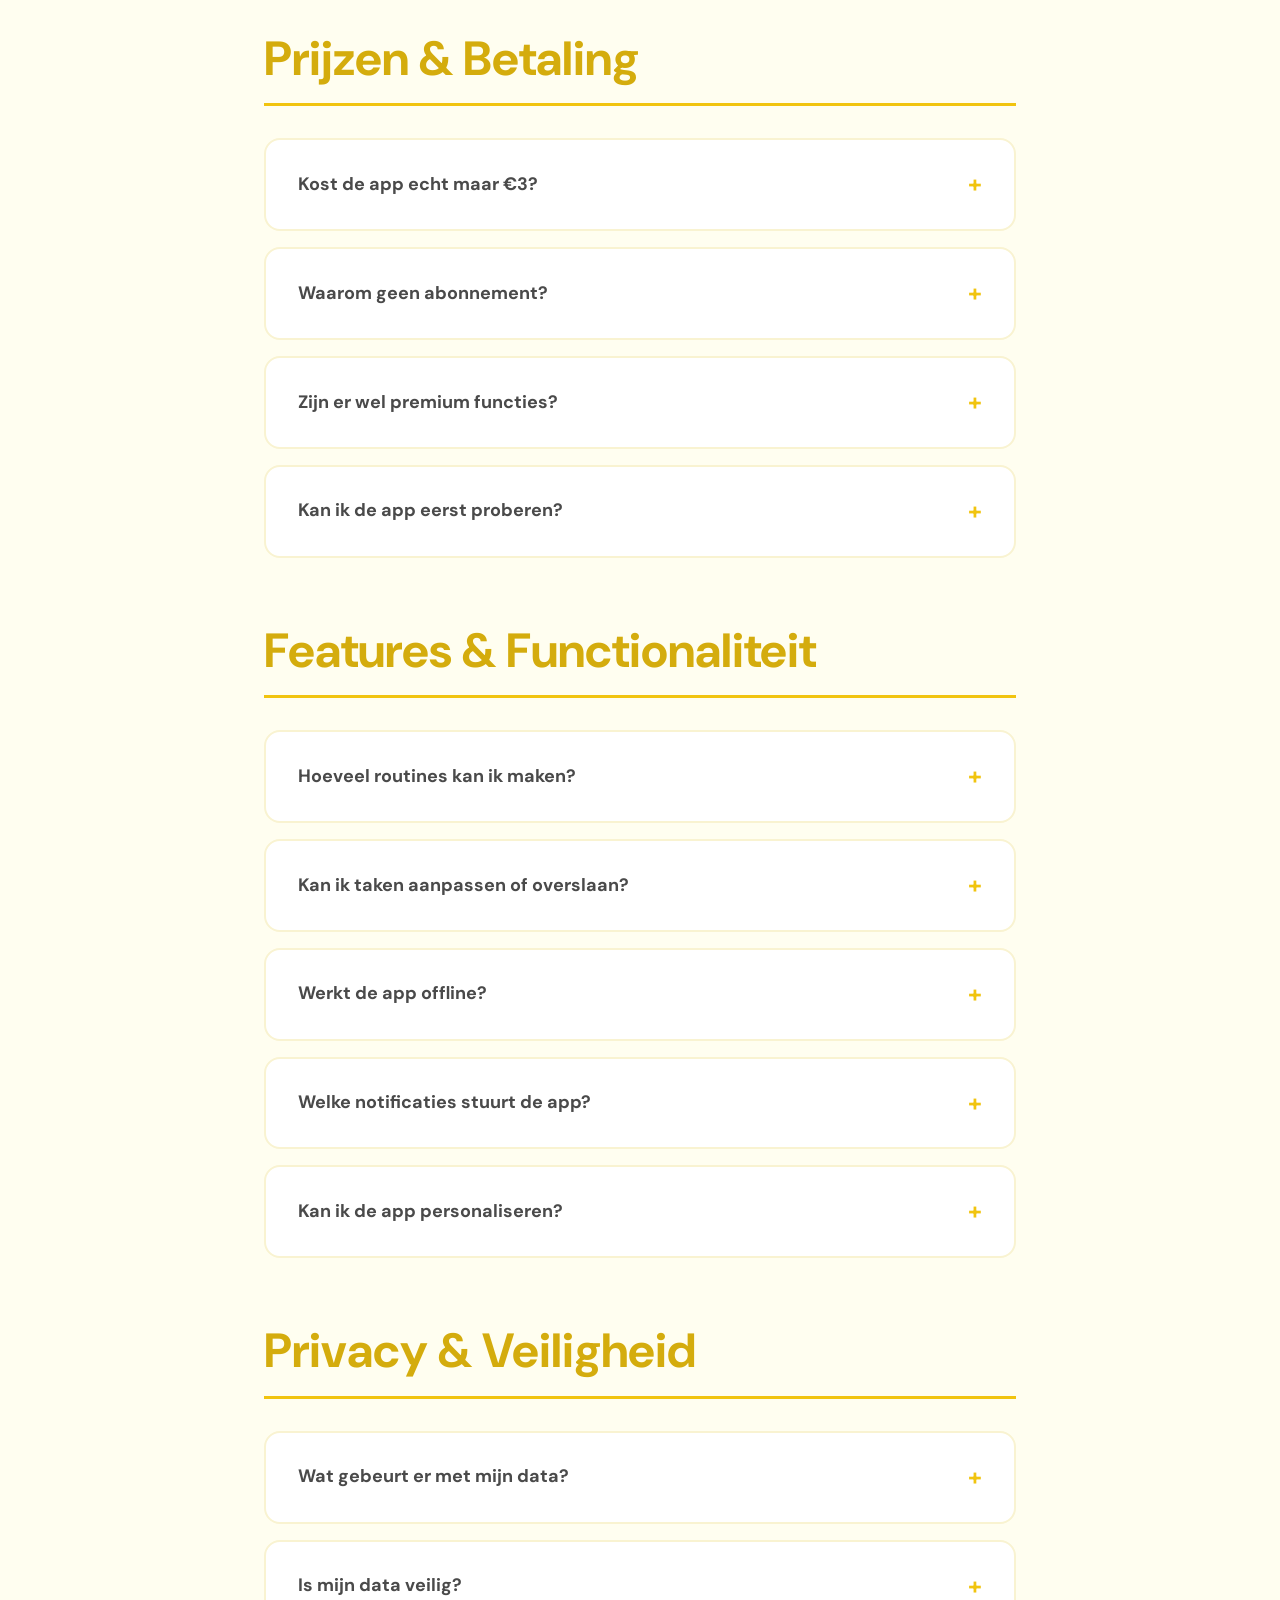
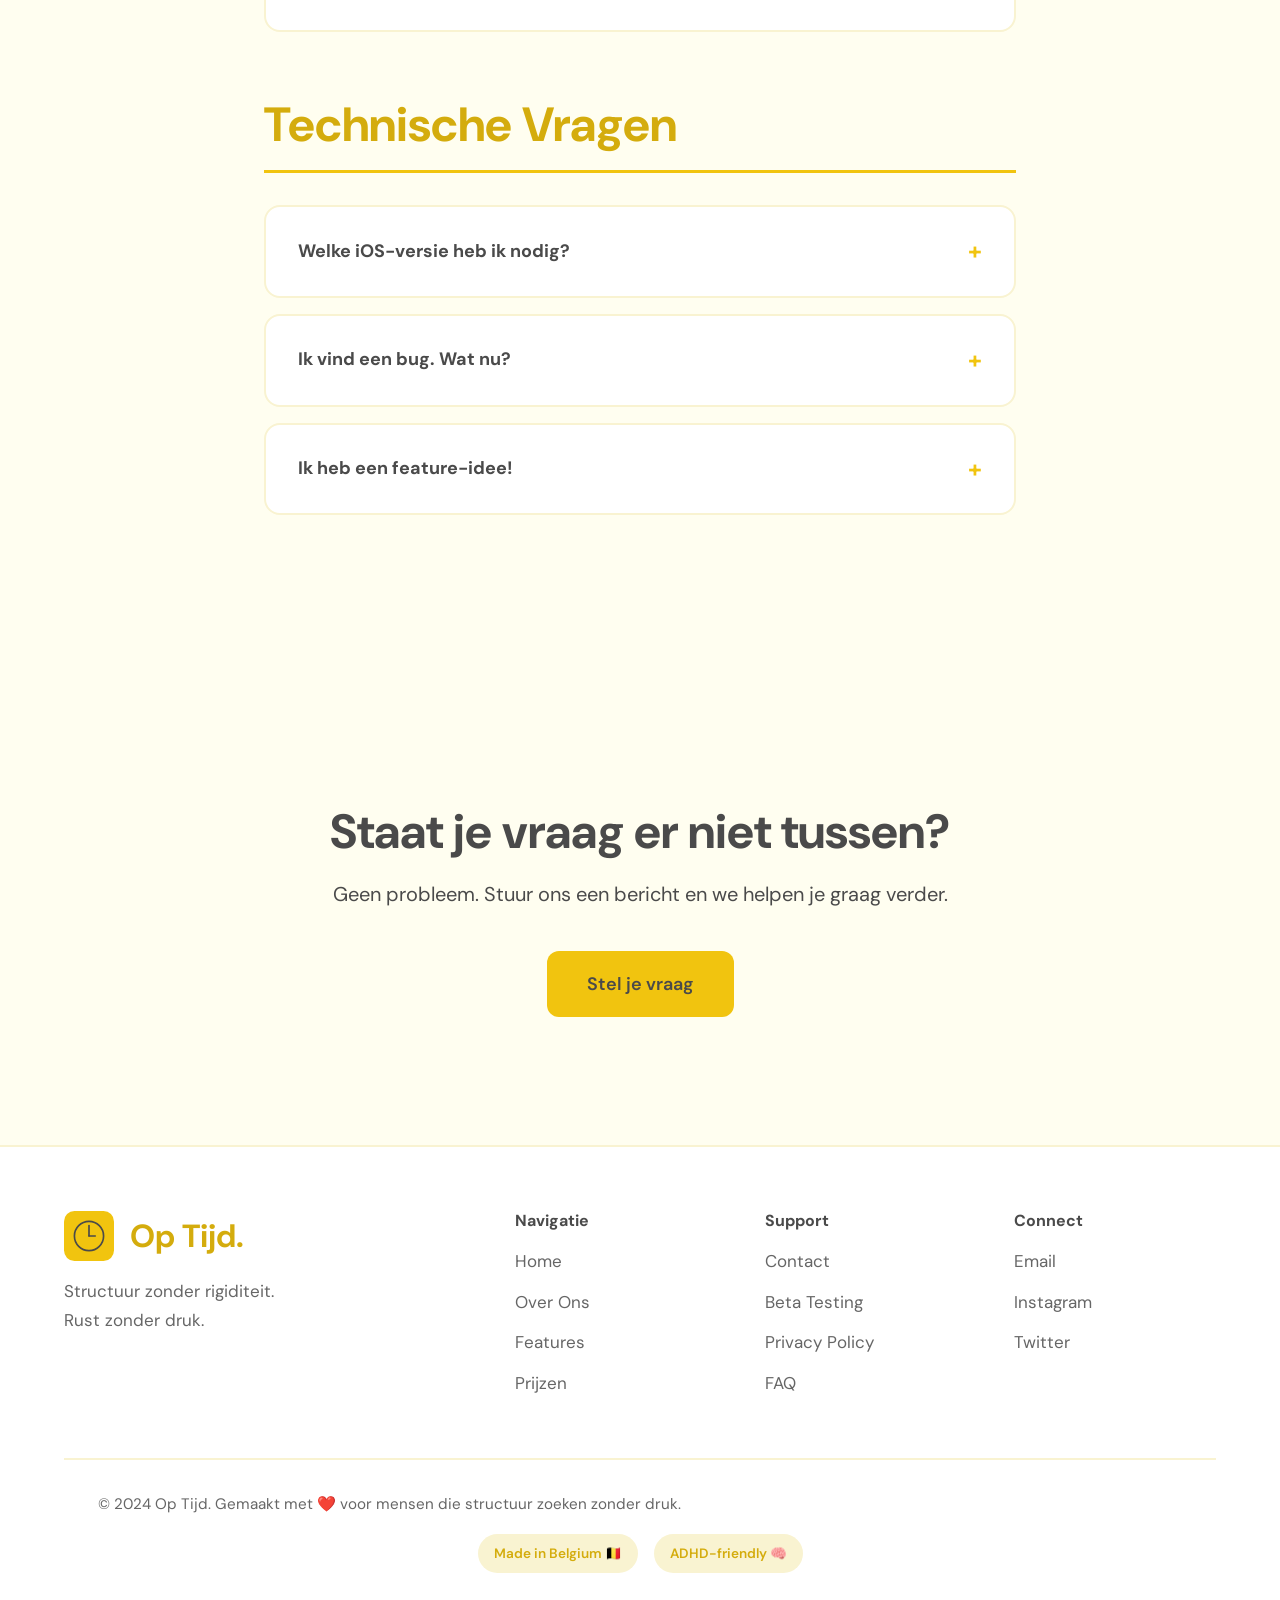
<file: faq.html>
<!DOCTYPE html>
<html lang="nl">
<head>
    <meta charset="UTF-8">
    <meta name="viewport" content="width=device-width, initial-scale=1.0">
    <title>Veelgestelde Vragen – Op Tijd.</title>
    <meta name="description" content="Antwoorden op veelgestelde vragen over Op Tijd., de ADHD-vriendelijke routine-app.">
    
    <link rel="preconnect" href="https://fonts.googleapis.com">
    <link rel="preconnect" href="https://fonts.gstatic.com" crossorigin>
    <link href="https://fonts.googleapis.com/css2?family=DM+Sans:wght@400;500;600;700&family=Space+Mono:wght@400;700&display=swap" rel="stylesheet">
    
    <link rel="icon" type="image/svg+xml" href="assets/favicon.svg">
    <link rel="stylesheet" href="style.css">
</head>
<body>
    <!-- Navigation -->
    <nav class="nav">
        <div class="container">
            <div class="nav-content">
                <a href="index.html" class="nav-logo">
                    <svg width="40" height="40" viewBox="0 0 120 120" xmlns="http://www.w3.org/2000/svg">
                        <rect width="120" height="120" rx="25" fill="#f1c40f"/>
                        <circle cx="60" cy="60" r="35" stroke="#4a4a4a" stroke-width="4" fill="none"/>
                        <line x1="60" y1="60" x2="60" y2="35" stroke="#4a4a4a" stroke-width="4" stroke-linecap="round"/>
                        <line x1="60" y1="60" x2="75" y2="60" stroke="#4a4a4a" stroke-width="4" stroke-linecap="round"/>
                    </svg>
                    <span>Op Tijd.</span>
                </a>
                
                <button class="nav-toggle" aria-label="Menu">
                    <span></span>
                    <span></span>
                    <span></span>
                </button>
                
                <div class="nav-links">
                    <a href="index.html">Home</a>
                    <a href="about.html">Over Ons</a>
                    <a href="index.html#features">Features</a>
                    <a href="index.html#pricing">Prijzen</a>
                    <a href="contact.html">Contact</a>
                    <a href="index.html#beta-test" class="nav-cta">🧪 Beta Testen</a>
                </div>
            </div>
        </div>
    </nav>

    <!-- Hero -->
    <section class="page-hero">
        <div class="container-narrow">
            <h1>Veelgestelde Vragen</h1>
            <p class="page-subtitle">Antwoorden op de meest gestelde vragen over Op Tijd.</p>
        </div>
    </section>

    <!-- FAQ Categories -->
    <section class="faq-section">
        <div class="container-narrow">
            <!-- Category: Algemeen -->
            <div class="faq-category">
                <h2>Algemeen</h2>
                
                <div class="faq-accordion">
                    <div class="faq-question" data-faq="1">
                        <h3>Wat is Op Tijd.?</h3>
                        <span class="faq-toggle">+</span>
                    </div>
                    <div class="faq-answer" id="faq-1">
                        <p>Op Tijd. is een ADHD-vriendelijke routine-app die je helpt om zonder stress structuur te brengen in je dag. Je kunt meerdere routines maken (bijvoorbeeld voor doordeweekse ochtenden, weekenden, avonden), vrij schakelen tussen deze routines, en alles aanpassen aan jouw behoeften.</p>
                        <p>De app is specifiek ontworpen voor mensen met ADHD, maar werkt natuurlijk voor iedereen die structuur zoekt zonder de rigiditeit van traditionele planning-apps.</p>
                    </div>
                </div>

                <div class="faq-accordion">
                    <div class="faq-question" data-faq="2">
                        <h3>Waarom "ADHD-vriendelijk"?</h3>
                        <span class="faq-toggle">+</span>
                    </div>
                    <div class="faq-answer" id="faq-2">
                        <p>We hebben specifiek rekening gehouden met ADHD-uitdagingen:</p>
                        <ul>
                            <li><strong>Flexibiliteit:</strong> Geen vaste schema's. Je kunt switchen en aanpassen zonder alles opnieuw te moeten instellen.</li>
                            <li><strong>Visuele duidelijkheid:</strong> Direct zien wanneer je klaar bent, zonder verborgen informatie.</li>
                            <li><strong>Geen druk:</strong> Geen streaks, geen badges, geen verplichte notificaties.</li>
                            <li><strong>Aanpasbaar:</strong> Alle functies zijn optioneel. Gebruik wat helpt, laat de rest uit.</li>
                        </ul>
                    </div>
                </div>

                <div class="faq-accordion">
                    <div class="faq-question" data-faq="3">
                        <h3>Kan ik de app ook gebruiken zonder ADHD?</h3>
                        <span class="faq-toggle">+</span>
                    </div>
                    <div class="faq-answer" id="faq-3">
                        <p>Absoluut! Hoewel de app specifiek is ontworpen met ADHD-gebruikers in gedachten, is hij nuttig voor iedereen die:</p>
                        <ul>
                            <li>Structuur zoekt in hun dag</li>
                            <li>Meerdere routines wil kunnen beheren</li>
                            <li>Flexibiliteit wil zonder chaos</li>
                            <li>Geen fan is van rigide planning-apps</li>
                        </ul>
                    </div>
                </div>
            </div>

            <!-- Category: Beta & Beschikbaarheid -->
            <div class="faq-category">
                <h2>Beta & Beschikbaarheid</h2>
                
                <div class="faq-accordion">
                    <div class="faq-question" data-faq="4">
                        <h3>Wanneer komt de app beschikbaar?</h3>
                        <span class="faq-toggle">+</span>
                    </div>
                    <div class="faq-answer" id="faq-4">
                        <p>We zijn nu in de beta-fase! Dit betekent dat je je <strong>nu al kunt aanmelden</strong> als beta-tester en gratis kunt beginnen met de app te gebruiken.</p>
                        <p>De officiële release (buiten beta) is gepland voor voorjaar 2025, afhankelijk van feedback van beta-testers.</p>
                    </div>
                </div>

                <div class="faq-accordion">
                    <div class="faq-question" data-faq="5">
                        <h3>Hoe word ik beta-tester?</h3>
                        <span class="faq-toggle">+</span>
                    </div>
                    <div class="faq-answer" id="faq-5">
                        <p>Simpel! Klik op de "Word beta-tester" knop op de homepage. Je krijgt een link naar TestFlight (Apple's beta-testing platform). Download de app via TestFlight en je kunt meteen beginnen.</p>
                        <p>Als beta-tester krijg je:</p>
                        <ul>
                            <li>Gratis toegang tijdens de beta-fase</li>
                            <li>Alle functies volledig beschikbaar</li>
                            <li>De kans om mee te helpen de app beter te maken</li>
                            <li>Updates zodra nieuwe features beschikbaar zijn</li>
                        </ul>
                    </div>
                </div>

                <div class="faq-accordion">
                    <div class="faq-question" data-faq="6">
                        <h3>Komt er een Android-versie?</h3>
                        <span class="faq-toggle">+</span>
                    </div>
                    <div class="faq-answer" id="faq-6">
                        <p>Ja! Momenteel focussen we op iOS om de app eerst goed te krijgen op één platform. Een Android-versie staat op de planning voor eind 2025.</p>
                        <p>Wil je een melding krijgen als de Android-versie beschikbaar is? <a href="contact.html">Laat het ons weten</a> en we sturen je een bericht zodra het zover is.</p>
                    </div>
                </div>
            </div>

            <!-- Category: Prijzen & Betaling -->
            <div class="faq-category">
                <h2>Prijzen & Betaling</h2>
                
                <div class="faq-accordion">
                    <div class="faq-question" data-faq="7">
                        <h3>Kost de app echt maar €3?</h3>
                        <span class="faq-toggle">+</span>
                    </div>
                    <div class="faq-answer" id="faq-7">
                        <p>Ja! €3, eenmalig. Geen abonnementen, geen premium tiers, geen verborgen kosten.</p>
                        <p>Na de beta-fase betaal je €3 via de App Store en heb je volledige toegang tot alle functies. Voor altijd.</p>
                    </div>
                </div>

                <div class="faq-accordion">
                    <div class="faq-question" data-faq="8">
                        <h3>Waarom geen abonnement?</h3>
                        <span class="faq-toggle">+</span>
                    </div>
                    <div class="faq-answer" id="faq-8">
                        <p>Omdat mentale gezondheidstools geen verdienmodel horen te zijn. De app is ontstaan uit frustratie over betaalmuren in andere routine-apps.</p>
                        <p>We geloven dat iedereen die structuur nodig heeft, daar toegang toe moet hebben zonder maandelijkse kosten of premium-drempels.</p>
                    </div>
                </div>

                <div class="faq-accordion">
                    <div class="faq-question" data-faq="9">
                        <h3>Zijn er wel premium functies?</h3>
                        <span class="faq-toggle">+</span>
                    </div>
                    <div class="faq-answer" id="faq-9">
                        <p>Nee. Alles wat in de app zit, krijg je voor die €3. Geen upsells, geen locked features, geen "upgrade nu voor extra routines".</p>
                        <p>Toekomstige updates en nieuwe features? Ook gratis.</p>
                    </div>
                </div>

                <div class="faq-accordion">
                    <div class="faq-question" data-faq="10">
                        <h3>Kan ik de app eerst proberen?</h3>
                        <span class="faq-toggle">+</span>
                    </div>
                    <div class="faq-answer" id="faq-10">
                        <p>Ja! Als beta-tester krijg je volledige gratis toegang. Geen betaling nodig tijdens de beta-fase.</p>
                        <p>Zo kun je de app uitproberen en zelf beslissen of het wat voor je is, voordat de officiële (betaalde) versie uitkomt.</p>
                    </div>
                </div>
            </div>

            <!-- Category: Features & Functionaliteit -->
            <div class="faq-category">
                <h2>Features & Functionaliteit</h2>
                
                <div class="faq-accordion">
                    <div class="faq-question" data-faq="11">
                        <h3>Hoeveel routines kan ik maken?</h3>
                        <span class="faq-toggle">+</span>
                    </div>
                    <div class="faq-answer" id="faq-11">
                        <p>Onbeperkt! Maak zoveel routines als je wilt. Een routine voor elke dag van de week, voor verschillende momenten van de dag, of specifieke situaties – je beslist.</p>
                    </div>
                </div>

                <div class="faq-accordion">
                    <div class="faq-question" data-faq="12">
                        <h3>Kan ik taken aanpassen of overslaan?</h3>
                        <span class="faq-toggle">+</span>
                    </div>
                    <div class="faq-answer" id="faq-12">
                        <p>Absoluut! Je kunt:</p>
                        <ul>
                            <li>Taken slepen om de volgorde te veranderen</li>
                            <li>Taken tijdelijk overslaan zonder ze te verwijderen</li>
                            <li>Direct zien hoe je aanpassingen je eindtijd beïnvloeden</li>
                            <li>Switchen tussen routines zonder alles opnieuw in te stellen</li>
                        </ul>
                        <p>Flexibiliteit is een kernprincipe van Op Tijd.</p>
                    </div>
                </div>

                <div class="faq-accordion">
                    <div class="faq-question" data-faq="13">
                        <h3>Werkt de app offline?</h3>
                        <span class="faq-toggle">+</span>
                    </div>
                    <div class="faq-answer" id="faq-13">
                        <p>Ja! Je routines worden lokaal op je apparaat opgeslagen. De app werkt volledig offline.</p>
                        <p>Cloud-sync (om je routines te delen tussen meerdere apparaten) is optioneel en komt in een latere update.</p>
                    </div>
                </div>

                <div class="faq-accordion">
                    <div class="faq-question" data-faq="14">
                        <h3>Welke notificaties stuurt de app?</h3>
                        <span class="faq-toggle">+</span>
                    </div>
                    <div class="faq-answer" id="faq-14">
                        <p>Alleen als jij dat wilt! Alle notificaties zijn optioneel:</p>
                        <ul>
                            <li>Herinneringen om je routine te starten</li>
                            <li>Zachte waarschuwing als je te lang bij een taak blijft</li>
                            <li>Bevestiging wanneer je klaar bent</li>
                        </ul>
                        <p>Je kunt alles aan- of uitzetten in de instellingen. Standaard staan alle notificaties <strong>uit</strong>.</p>
                    </div>
                </div>

                <div class="faq-accordion">
                    <div class="faq-question" data-faq="15">
                        <h3>Kan ik de app personaliseren?</h3>
                        <span class="faq-toggle">+</span>
                    </div>
                    <div class="faq-answer" id="faq-15">
                        <p>Ja! Je kunt onder andere instellen:</p>
                        <ul>
                            <li>Geluiden en notificaties (aan/uit)</li>
                            <li>Motiverende quotes (aan/uit)</li>
                            <li>Beloning bij afronden zoals confetti (aan/uit)</li>
                            <li>Checklistmodus (zonder tijdsdruk)</li>
                            <li>Kleuren en thema's (komt binnenkort)</li>
                        </ul>
                        <p>Het idee is: gebruik wat helpt, laat de rest uit.</p>
                    </div>
                </div>
            </div>

            <!-- Category: Privacy & Veiligheid -->
            <div class="faq-category">
                <h2>Privacy & Veiligheid</h2>
                
                <div class="faq-accordion">
                    <div class="faq-question" data-faq="16">
                        <h3>Wat gebeurt er met mijn data?</h3>
                        <span class="faq-toggle">+</span>
                    </div>
                    <div class="faq-answer" id="faq-16">
                        <p>Je routines en taken worden lokaal op je apparaat opgeslagen. Wij hebben daar geen toegang toe.</p>
                        <p>We verzamelen alleen:</p>
                        <ul>
                            <li>Technische informatie (crashrapporten) om bugs op te lossen</li>
                            <li>Anonieme gebruiksdata (alleen met je toestemming)</li>
                        </ul>
                        <p>We verkopen <strong>nooit</strong> je data aan derden. Geen advertenties, geen tracking.</p>
                        <p>Lees meer in onze <a href="privacy.html">Privacy Policy</a>.</p>
                    </div>
                </div>

                <div class="faq-accordion">
                    <div class="faq-question" data-faq="17">
                        <h3>Is mijn data veilig?</h3>
                        <span class="faq-toggle">+</span>
                    </div>
                    <div class="faq-answer" id="faq-17">
                        <p>Ja. Je data wordt versleuteld opgeslagen op je apparaat. Als je optionele cloud-sync gebruikt (later beschikbaar), wordt data versleuteld verzonden en opgeslagen.</p>
                    </div>
                </div>
            </div>

            <!-- Category: Technische Vragen -->
            <div class="faq-category">
                <h2>Technische Vragen</h2>
                
                <div class="faq-accordion">
                    <div class="faq-question" data-faq="18">
                        <h3>Welke iOS-versie heb ik nodig?</h3>
                        <span class="faq-toggle">+</span>
                    </div>
                    <div class="faq-answer" id="faq-18">
                        <p>Op Tijd. werkt op iOS 15 en nieuwer. De app is geoptimaliseerd voor iPhones, maar werkt ook op iPad.</p>
                    </div>
                </div>

                <div class="faq-accordion">
                    <div class="faq-question" data-faq="19">
                        <h3>Ik vind een bug. Wat nu?</h3>
                        <span class="faq-toggle">+</span>
                    </div>
                    <div class="faq-answer" id="faq-19">
                        <p>Bedankt dat je helpt! Je kunt bugs melden via:</p>
                        <ul>
                            <li>Het contactformulier op deze website</li>
                            <li>Direct mailen naar <a href="mailto:stijn.wouters@hotmail.com">stijn.wouters@hotmail.com</a></li>
                            <li>In de beta-app zelf (feedbackknop)</li>
                        </ul>
                        <p>Vermeld bij voorkeur: welk apparaat je gebruikt, iOS-versie, en wat er precies gebeurde.</p>
                    </div>
                </div>

                <div class="faq-accordion">
                    <div class="faq-question" data-faq="20">
                        <h3>Ik heb een feature-idee!</h3>
                        <span class="faq-toggle">+</span>
                    </div>
                    <div class="faq-answer" id="faq-20">
                        <p>Geweldig! We horen graag wat je denkt dat de app beter zou maken. <a href="contact.html">Stuur ons je idee</a> en we kijken ernaar.</p>
                        <p>Als beta-tester heb je direct invloed op wat er in de app komt.</p>
                    </div>
                </div>
            </div>
        </div>
    </section>

    <!-- Still have questions? -->
    <section class="faq-cta">
        <div class="container">
            <div class="cta-content">
                <h2>Staat je vraag er niet tussen?</h2>
                <p>Geen probleem. Stuur ons een bericht en we helpen je graag verder.</p>
                <a href="contact.html" class="btn btn-primary btn-lg">Stel je vraag</a>
            </div>
        </div>
    </section>

    <!-- Footer -->
    <footer class="footer">
        <div class="container">
            <div class="footer-grid">
                <div class="footer-brand">
                    <div class="footer-logo">
                        <svg width="50" height="50" viewBox="0 0 120 120" xmlns="http://www.w3.org/2000/svg">
                            <rect width="120" height="120" rx="25" fill="#f1c40f"/>
                            <circle cx="60" cy="60" r="35" stroke="#4a4a4a" stroke-width="4" fill="none"/>
                            <line x1="60" y1="60" x2="60" y2="35" stroke="#4a4a4a" stroke-width="4" stroke-linecap="round"/>
                            <line x1="60" y1="60" x2="75" y2="60" stroke="#4a4a4a" stroke-width="4" stroke-linecap="round"/>
                        </svg>
                        <h3>Op Tijd.</h3>
                    </div>
                    <p>Structuur zonder rigiditeit.<br>Rust zonder druk.</p>
                </div>
                
                <div class="footer-links-section">
                    <h4>Navigatie</h4>
                    <ul>
                        <li><a href="index.html">Home</a></li>
                        <li><a href="about.html">Over Ons</a></li>
                        <li><a href="index.html#features">Features</a></li>
                        <li><a href="index.html#pricing">Prijzen</a></li>
                    </ul>
                </div>
                
                <div class="footer-links-section">
                    <h4>Support</h4>
                    <ul>
                        <li><a href="contact.html">Contact</a></li>
                        <li><a href="index.html#beta-test">Beta Testing</a></li>
                        <li><a href="privacy.html">Privacy Policy</a></li>
                        <li><a href="faq.html">FAQ</a></li>
                    </ul>
                </div>
                
                <div class="footer-links-section">
                    <h4>Connect</h4>
                    <ul>
                        <li><a href="mailto:stijn.wouters@hotmail.com">Email</a></li>
                        <li><a href="#">Instagram</a></li>
                        <li><a href="#">Twitter</a></li>
                    </ul>
                </div>
            </div>
            
            <div class="footer-bottom">
                <p>&copy; 2024 Op Tijd. Gemaakt met ❤️ voor mensen die structuur zoeken zonder druk.</p>
                <div class="footer-badges">
                    <span class="badge">Made in Belgium 🇧🇪</span>
                    <span class="badge">ADHD-friendly 🧠</span>
                </div>
            </div>
        </div>
    </footer>

    <script src="script.js"></script>
</body>
</html>
</file>
<file: style.css>
/* ==========================================================================
   Op Tijd. - Enhanced Professional Stylesheet
   ========================================================================== */

/* CSS Variables */
:root {
    --accent: #f1c40f;
    --accent-dark: #d4ac0d;
    --accent-light: #f9f3d1;
    --success: #2ecc71;
    --success-dark: #27ae60;
    --warning: #e67e22;
    --danger: #e74c3c;
    --bg: #FFFEF0;
    --bg-white: #FFFFFF;
    --bg-light: #FFFDF5;
    --text: #4a4a4a;
    --text-light: #666666;
    --text-lighter: #888888;
    --border: #f9f3d1;
    --border-dark: #e8d8a1;
    --shadow: rgba(0, 0, 0, 0.08);
    --shadow-md: rgba(0, 0, 0, 0.12);
    --shadow-lg: rgba(0, 0, 0, 0.16);
}

/* Reset & Base */
* {
    margin: 0;
    padding: 0;
    box-sizing: border-box;
}

html {
    scroll-behavior: smooth;
}

body {
    font-family: 'DM Sans', -apple-system, BlinkMacSystemFont, 'Segoe UI', sans-serif;
    background-color: var(--bg);
    color: var(--text);
    line-height: 1.7;
    font-size: 17px;
    -webkit-font-smoothing: antialiased;
    -moz-osx-font-smoothing: grayscale;
    overflow-x: hidden;
}

/* Typography */
h1, h2, h3, h4, h5, h6 {
    font-weight: 700;
    line-height: 1.2;
    color: var(--text);
}

h1 {
    font-size: clamp(2.5rem, 6vw, 4rem);
    margin-bottom: 1rem;
}

h2 {
    font-size: clamp(2rem, 5vw, 3rem);
    margin-bottom: 1.5rem;
}

h3 {
    font-size: clamp(1.5rem, 3vw, 2rem);
    margin-bottom: 1rem;
}

p {
    margin-bottom: 1.5rem;
    color: var(--text-light);
    max-width: 65ch;
}

a {
    color: var(--accent-dark);
    text-decoration: none;
    transition: all 0.2s ease;
}

a:hover {
    color: var(--accent);
}

.accent-text {
    color: var(--accent-dark);
}

/* Layout Containers */
.container {
    max-width: 1200px;
    margin: 0 auto;
    padding: 0 24px;
}

.container-wide {
    max-width: 1400px;
    margin: 0 auto;
    padding: 0 24px;
}

.container-narrow {
    max-width: 800px;
    margin: 0 auto;
    padding: 0 24px;
}

/* Sections */
section {
    padding: clamp(4rem, 10vw, 8rem) 0;
}

.section-header {
    text-align: center;
    margin-bottom: 4rem;
}

.section-subtitle {
    font-size: 1.25rem;
    color: var(--text-light);
    margin: 0 auto 2rem;
    max-width: 600px;
}

/* Navigation */
.nav {
    position: fixed;
    top: 0;
    left: 0;
    right: 0;
    background: rgba(255, 254, 240, 0.95);
    backdrop-filter: blur(10px);
    border-bottom: 2px solid var(--border);
    z-index: 1000;
    transition: all 0.3s ease;
}

.nav-content {
    display: flex;
    align-items: center;
    justify-content: space-between;
    padding: 1rem 0;
}

.nav-logo {
    display: flex;
    align-items: center;
    gap: 0.75rem;
    font-weight: 700;
    font-size: 1.5rem;
    color: var(--text);
    text-decoration: none;
}

.nav-logo:hover {
    color: var(--accent-dark);
}

.nav-links {
    display: flex;
    align-items: center;
    gap: 2rem;
}

.nav-links a {
    font-weight: 500;
    color: var(--text);
    transition: color 0.2s ease;
}

.nav-links a:hover,
.nav-links a.active {
    color: var(--accent-dark);
}

.nav-cta {
    background: var(--accent);
    color: var(--text) !important;
    padding: 0.5rem 1.25rem;
    border-radius: 8px;
    font-weight: 600;
}

.nav-cta:hover {
    background: var(--accent-dark);
    transform: translateY(-1px);
}

.nav-toggle {
    display: none;
    flex-direction: column;
    gap: 4px;
    background: none;
    border: none;
    cursor: pointer;
    padding: 0.5rem;
}

.nav-toggle span {
    width: 24px;
    height: 3px;
    background: var(--text);
    border-radius: 2px;
    transition: all 0.3s ease;
}

/* Buttons */
.btn {
    display: inline-flex;
    align-items: center;
    justify-content: center;
    gap: 0.5rem;
    padding: 14px 32px;
    background: var(--accent);
    color: var(--text);
    border: none;
    border-radius: 12px;
    font-weight: 600;
    font-size: 1rem;
    cursor: pointer;
    transition: all 0.2s ease;
    text-decoration: none;
    font-family: inherit;
}

.btn:hover {
    transform: translateY(-2px);
    box-shadow: 0 8px 20px var(--shadow-md);
    color: var(--text);
}

.btn:active {
    transform: translateY(0);
}

.btn-primary {
    background: var(--accent);
}

.btn-secondary {
    background: var(--bg-white);
    border: 2px solid var(--border);
}

.btn-beta {
    background: var(--success);
}

.btn-lg {
    padding: 18px 40px;
    font-size: 1.125rem;
}

.btn-small {
    padding: 8px 20px;
    font-size: 0.9rem;
}

/* Hero Section */
.hero {
    padding-top: 140px;
    padding-bottom: clamp(4rem, 10vw, 8rem);
}

.hero-grid {
    display: grid;
    grid-template-columns: 1fr 1fr;
    gap: 4rem;
    align-items: center;
}

.hero-content {
    max-width: none;
}

.hero-badge {
    display: inline-flex;
    align-items: center;
    gap: 0.5rem;
    background: var(--bg-white);
    border: 2px solid var(--border);
    padding: 0.5rem 1rem;
    border-radius: 50px;
    font-size: 0.9rem;
    font-weight: 500;
    margin-bottom: 2rem;
}

.badge-dot {
    width: 8px;
    height: 8px;
    background: var(--success);
    border-radius: 50%;
    animation: pulse 2s ease-in-out infinite;
}

@keyframes pulse {
    0%, 100% { opacity: 1; }
    50% { opacity: 0.5; }
}

.hero-description {
    font-size: 1.25rem;
    line-height: 1.8;
    margin-bottom: 2rem;
}

.features-quick {
    display: flex;
    flex-direction: column;
    gap: 0.75rem;
    margin-bottom: 2.5rem;
}

.quick-feature {
    display: flex;
    align-items: center;
    gap: 0.75rem;
    color: var(--text);
    font-weight: 500;
}

.quick-feature svg {
    flex-shrink: 0;
    color: var(--success);
}

.hero-ctas {
    display: flex;
    gap: 1rem;
    flex-wrap: wrap;
}

/* Phone Showcase */
.phone-showcase {
    position: relative;
    display: flex;
    justify-content: center;
}

.phone-device {
    width: 375px;
    background: #1a1a1a;
    border-radius: 50px;
    padding: 12px;
    box-shadow: 0 30px 80px rgba(0, 0, 0, 0.3);
    position: relative;
}

.phone-notch {
    position: absolute;
    top: 0;
    left: 50%;
    transform: translateX(-50%);
    width: 150px;
    height: 28px;
    background: #1a1a1a;
    border-radius: 0 0 20px 20px;
    z-index: 2;
}

.phone-screen {
    background: var(--bg);
    border-radius: 42px;
    overflow: hidden;
    position: relative;
}

.phone-screen svg {
    display: block;
    width: 100%;
    height: auto;
}

/* Floating Elements */
.floating-element {
    position: absolute;
    animation: float 3s ease-in-out infinite;
}

.float-1 {
    top: 10%;
    right: -20%;
    animation-delay: 0s;
}

.float-2 {
    bottom: 15%;
    right: -25%;
    animation-delay: 1s;
}

@keyframes float {
    0%, 100% { transform: translateY(0px); }
    50% { transform: translateY(-20px); }
}

.stat-card {
    background: var(--bg-white);
    border: 2px solid var(--border);
    border-radius: 16px;
    padding: 1.5rem;
    box-shadow: 0 10px 30px var(--shadow);
    display: flex;
    align-items: center;
    gap: 1rem;
    min-width: 200px;
}

.stat-icon {
    font-size: 2rem;
}

.stat-text {
    flex: 1;
}

.stat-label {
    font-size: 0.85rem;
    color: var(--text-lighter);
    margin-bottom: 0.25rem;
}

.stat-value {
    font-size: 1.5rem;
    font-weight: 700;
    color: var(--text);
}

/* Beta Section */
.beta-section {
    background: linear-gradient(135deg, var(--bg-white) 0%, var(--bg-light) 100%);
}

.beta-card {
    background: var(--bg-white);
    border: 3px solid var(--accent);
    border-radius: 24px;
    padding: 4rem 3rem;
    text-align: center;
    max-width: 700px;
    margin: 0 auto;
    box-shadow: 0 20px 60px var(--shadow);
}

.beta-icon {
    font-size: 5rem;
    margin-bottom: 1.5rem;
}

.beta-note {
    font-size: 0.95rem;
    color: var(--text-lighter);
    margin-top: 1.5rem;
}

/* Problem Section */
.problem {
    text-align: center;
}

.problem-intro {
    margin: 2rem auto 3rem;
}

.problem-grid {
    display: grid;
    grid-template-columns: repeat(auto-fit, minmax(280px, 1fr));
    gap: 2rem;
    max-width: 1000px;
    margin: 3rem auto;
}

.problem-card {
    background: var(--bg-white);
    border: 2px solid var(--border);
    border-radius: 20px;
    padding: 2.5rem 2rem;
    transition: all 0.3s ease;
}

.problem-card:hover {
    transform: translateY(-5px);
    box-shadow: 0 12px 30px var(--shadow);
    border-color: var(--accent);
}

.problem-icon {
    font-size: 3rem;
    margin-bottom: 1rem;
}

.problem-card h3 {
    margin-bottom: 1rem;
}

.problem-card p {
    margin: 0;
    font-size: 1rem;
}

.problem-conclusion {
    font-size: 1.25rem;
    font-weight: 600;
    color: var(--text);
    margin-top: 3rem;
}

/* Solution Section */
.solution {
    background: linear-gradient(135deg, var(--bg-white) 0%, var(--bg-light) 100%);
}

.solution-grid {
    display: grid;
    grid-template-columns: repeat(auto-fit, minmax(320px, 1fr));
    gap: 3rem;
    margin-top: 4rem;
}

.solution-feature {
    background: var(--bg-white);
    border: 2px solid var(--border);
    border-radius: 20px;
    padding: 2.5rem;
    position: relative;
}

.feature-number {
    position: absolute;
    top: -20px;
    right: 30px;
    background: var(--accent);
    color: var(--text);
    font-size: 1.5rem;
    font-weight: 700;
    width: 50px;
    height: 50px;
    border-radius: 50%;
    display: flex;
    align-items: center;
    justify-content: center;
    font-family: 'Space Mono', monospace;
}

.feature-list {
    list-style: none;
    margin-top: 1.5rem;
}

.feature-list li {
    padding: 0.75rem 0;
    padding-left: 2rem;
    position: relative;
    color: var(--text-light);
}

.feature-list li::before {
    content: '→';
    position: absolute;
    left: 0;
    color: var(--accent);
    font-weight: 700;
}

/* Customization Section */
.customization-grid {
    display: grid;
    grid-template-columns: repeat(auto-fit, minmax(300px, 1fr));
    gap: 1.5rem;
    margin-top: 3rem;
}

.toggle-card {
    background: var(--bg-white);
    border: 2px solid var(--border);
    border-radius: 16px;
    padding: 2rem;
    transition: all 0.3s ease;
}

.toggle-card:hover {
    border-color: var(--accent);
    transform: translateX(5px);
}

.toggle-header {
    display: flex;
    justify-content: space-between;
    align-items: center;
    margin-bottom: 0.75rem;
}

.toggle-title {
    font-weight: 600;
    color: var(--text);
    font-size: 1.1rem;
}

.toggle-switch {
    width: 50px;
    height: 26px;
    background: #ddd;
    border-radius: 13px;
    position: relative;
    cursor: pointer;
    transition: background 0.3s ease;
}

.toggle-switch::after {
    content: '';
    position: absolute;
    width: 20px;
    height: 20px;
    background: white;
    border-radius: 50%;
    top: 3px;
    left: 3px;
    transition: all 0.3s ease;
}

.toggle-switch.active {
    background: var(--success);
}

.toggle-switch.active::after {
    left: 27px;
}

.toggle-card p {
    margin: 0;
    font-size: 0.95rem;
    color: var(--text-light);
}

.customization-note {
    background: var(--accent-light);
    border: 2px solid var(--accent);
    border-radius: 20px;
    padding: 2.5rem;
    text-align: center;
    grid-column: 1 / -1;
    margin-top: 2rem;
}

.customization-note p {
    font-size: 1.125rem;
    color: var(--text);
    margin: 0.5rem auto;
    font-weight: 500;
}

.note-emphasis {
    color: var(--accent-dark);
    font-weight: 700;
    font-size: 1.25rem;
}

/* Story Section */
.story {
    background: linear-gradient(135deg, var(--bg-white) 0%, var(--bg-light) 100%);
}

.story-content p {
    font-size: 1.25rem;
    line-height: 1.8;
    margin-bottom: 2rem;
    max-width: none;
}

.story-quote {
    background: var(--bg-white);
    border-left: 5px solid var(--accent);
    border-radius: 8px;
    padding: 2rem 2.5rem;
    margin: 3rem 0;
    position: relative;
}

.quote-mark {
    font-size: 4rem;
    color: var(--accent-light);
    position: absolute;
    top: -10px;
    left: 20px;
    font-family: 'Space Mono', monospace;
}

.story-quote p {
    font-size: 1.5rem;
    font-style: italic;
    color: var(--text);
    margin: 0;
}

.story-highlight {
    color: var(--accent-dark);
    font-weight: 700;
}

.signature p {
    font-style: italic;
    color: var(--accent-dark);
    font-weight: 600;
    margin-top: 3rem;
}

.story-cta {
    text-align: center;
    margin-top: 3rem;
}

/* Pricing Section */
.pricing-card {
    background: var(--bg-white);
    border: 3px solid var(--accent);
    border-radius: 24px;
    padding: 4rem 3rem;
    text-align: center;
    max-width: 600px;
    margin: 0 auto;
    box-shadow: 0 20px 60px var(--shadow);
}

.price-badge {
    display: inline-block;
    background: var(--accent);
    color: var(--text);
    padding: 0.5rem 1.5rem;
    border-radius: 50px;
    font-weight: 600;
    font-size: 0.9rem;
    margin-bottom: 2rem;
}

.price {
    font-size: 5rem;
    font-weight: 700;
    color: var(--accent-dark);
    margin-bottom: 0.5rem;
    font-family: 'Space Mono', monospace;
}

.price-detail {
    font-size: 1.25rem;
    color: var(--text-light);
    margin-bottom: 3rem;
}

.price-features {
    list-style: none;
    text-align: left;
    max-width: 400px;
    margin: 0 auto;
}

.price-features li {
    display: flex;
    align-items: center;
    gap: 1rem;
    padding: 1rem 0;
    color: var(--text);
    font-size: 1.125rem;
    border-bottom: 1px solid var(--border);
}

.price-features li:last-child {
    border-bottom: none;
}

.price-features svg {
    flex-shrink: 0;
}

.pricing-note {
    text-align: center;
    margin-top: 2rem;
    font-style: italic;
    color: var(--text-light);
    font-size: 1.125rem;
}

/* CTA Section */
.cta-section {
    background: linear-gradient(135deg, var(--accent) 0%, var(--accent-dark) 100%);
    color: white;
}

.cta-content {
    text-align: center;
    max-width: 700px;
    margin: 0 auto;
}

.cta-content h2 {
    color: var(--text);
    margin-bottom: 1rem;
}

.cta-content p {
    color: var(--text);
    font-size: 1.25rem;
    margin-bottom: 2.5rem;
}

.cta-buttons {
    display: flex;
    gap: 1rem;
    justify-content: center;
    flex-wrap: wrap;
}

/* Page Hero (for internal pages) */
.page-hero {
    padding-top: 140px;
    padding-bottom: 4rem;
    text-align: center;
}

.page-subtitle {
    font-size: 1.25rem;
    color: var(--text-light);
    max-width: 600px;
    margin: 0 auto;
}

/* About Page Styles */
.about-story {
    background: var(--bg-white);
}

.story-block {
    margin-bottom: 4rem;
}

.story-block h2 {
    text-align: left;
    margin-bottom: 2rem;
}

.story-block p {
    font-size: 1.125rem;
    line-height: 1.8;
    max-width: none;
}

.highlight-box {
    background: var(--accent-light);
    border: 3px solid var(--accent);
    border-radius: 20px;
    padding: 3rem;
    margin: 4rem 0;
    position: relative;
}

.quote-mark-large {
    font-size: 8rem;
    color: var(--accent);
    opacity: 0.2;
    position: absolute;
    top: -20px;
    left: 20px;
    font-family: 'Space Mono', monospace;
}

.highlight-box h3 {
    color: var(--accent-dark);
    margin-bottom: 1rem;
    position: relative;
}

.highlight-box p {
    margin: 0;
    font-size: 1.125rem;
    color: var(--text);
    position: relative;
}

/* Mission Section */
.mission {
    background: linear-gradient(135deg, var(--bg-white) 0%, var(--bg-light) 100%);
}

.mission-grid {
    display: grid;
    grid-template-columns: repeat(auto-fit, minmax(280px, 1fr));
    gap: 2rem;
}

.mission-card {
    background: var(--bg-white);
    border: 2px solid var(--border);
    border-radius: 20px;
    padding: 2.5rem;
    text-align: center;
}

.mission-icon {
    font-size: 3rem;
    margin-bottom: 1.5rem;
}

.mission-card h3 {
    margin-bottom: 1rem;
}

.mission-card p {
    margin: 0;
    font-size: 1rem;
}

/* Values Section */
.values {
    background: var(--bg-white);
}

.value-item {
    display: flex;
    gap: 2rem;
    align-items: flex-start;
    margin-bottom: 3rem;
    padding-bottom: 3rem;
    border-bottom: 2px solid var(--border);
}

.value-item:last-child {
    border-bottom: none;
    margin-bottom: 0;
    padding-bottom: 0;
}

.value-number {
    font-size: 3rem;
    font-weight: 700;
    color: var(--accent);
    font-family: 'Space Mono', monospace;
    flex-shrink: 0;
}

.value-content h3 {
    margin-bottom: 0.75rem;
}

.value-content p {
    margin: 0;
    font-size: 1.125rem;
}

/* Team Section */
.team {
    background: linear-gradient(135deg, var(--bg-white) 0%, var(--bg-light) 100%);
}

.team-grid {
    display: grid;
    grid-template-columns: repeat(auto-fit, minmax(300px, 1fr));
    gap: 3rem;
    margin-top: 3rem;
}

.team-member {
    background: var(--bg-white);
    border: 2px solid var(--border);
    border-radius: 20px;
    padding: 2.5rem;
    text-align: center;
}

.member-avatar {
    width: 120px;
    height: 120px;
    margin: 0 auto 1.5rem;
}

.avatar-placeholder {
    width: 100%;
    height: 100%;
    background: var(--accent-light);
    border: 3px solid var(--accent);
    border-radius: 50%;
    display: flex;
    align-items: center;
    justify-content: center;
    font-size: 2.5rem;
    font-weight: 700;
    color: var(--accent-dark);
}

.member-role {
    color: var(--accent-dark);
    font-weight: 600;
    margin-bottom: 1rem;
}

.member-bio {
    margin-bottom: 1.5rem;
    font-size: 1rem;
}

/* Journey/Timeline Section */
.journey {
    background: var(--bg-white);
}

.timeline {
    position: relative;
    padding-left: 3rem;
    margin-top: 3rem;
}

.timeline::before {
    content: '';
    position: absolute;
    left: 0;
    top: 0;
    bottom: 0;
    width: 3px;
    background: var(--accent);
}

.timeline-item {
    position: relative;
    margin-bottom: 3rem;
}

.timeline-item::before {
    content: '';
    position: absolute;
    left: -3.5rem;
    top: 0;
    width: 16px;
    height: 16px;
    background: var(--accent);
    border: 3px solid var(--bg);
    border-radius: 50%;
}

.timeline-item.future::before {
    background: var(--border);
}

.timeline-date {
    font-weight: 700;
    color: var(--accent-dark);
    margin-bottom: 0.5rem;
    font-family: 'Space Mono', monospace;
}

.timeline-content h3 {
    margin-bottom: 0.5rem;
}

.timeline-content p {
    margin: 0;
    color: var(--text-light);
}

/* Why ADHD Section */
.why-adhd {
    background: linear-gradient(135deg, var(--bg-white) 0%, var(--bg-light) 100%);
}

.why-adhd-content {
    max-width: 1000px;
    margin: 0 auto;
}

.adhd-grid {
    display: grid;
    grid-template-columns: repeat(auto-fit, minmax(240px, 1fr));
    gap: 2rem;
    margin: 3rem 0;
}

.adhd-point {
    background: var(--bg-white);
    border: 2px solid var(--border);
    border-radius: 16px;
    padding: 2rem;
}

.adhd-point h3 {
    color: var(--accent-dark);
    margin-bottom: 0.75rem;
    font-size: 1.25rem;
}

.adhd-point p {
    margin: 0;
    font-size: 1rem;
}

.adhd-note {
    background: var(--accent-light);
    border: 2px solid var(--accent);
    border-radius: 16px;
    padding: 2rem;
    margin-top: 3rem;
    font-style: italic;
    text-align: center;
}

/* Contact Page Styles */
.contact-options {
    padding: 3rem 0;
}

.contact-grid {
    display: grid;
    grid-template-columns: repeat(auto-fit, minmax(280px, 1fr));
    gap: 2rem;
}

.contact-card {
    background: var(--bg-white);
    border: 2px solid var(--border);
    border-radius: 20px;
    padding: 2.5rem;
    text-align: center;
    transition: all 0.3s ease;
}

.contact-card:hover {
    transform: translateY(-5px);
    border-color: var(--accent);
    box-shadow: 0 12px 30px var(--shadow);
}

.contact-icon {
    font-size: 3rem;
    margin-bottom: 1rem;
}

.contact-card h3 {
    margin-bottom: 0.75rem;
}

.contact-card p {
    margin-bottom: 1rem;
    font-size: 1rem;
}

.contact-link {
    color: var(--accent-dark);
    font-weight: 600;
}

/* Contact Form */
.contact-form-section {
    background: linear-gradient(135deg, var(--bg-white) 0%, var(--bg-light) 100%);
}

.form-header {
    text-align: center;
    margin-bottom: 3rem;
}

.form-header h2 {
    margin-bottom: 0.5rem;
}

.form-header p {
    margin: 0 auto;
    color: var(--text-light);
}

.contact-form {
    background: var(--bg-white);
    border: 2px solid var(--border);
    border-radius: 20px;
    padding: 3rem;
    max-width: 700px;
    margin: 0 auto;
}

.form-row {
    display: grid;
    grid-template-columns: 1fr 1fr;
    gap: 1.5rem;
}

.form-group {
    margin-bottom: 1.5rem;
}

.form-group label {
    display: block;
    margin-bottom: 0.5rem;
    color: var(--text);
    font-weight: 600;
}

.form-group input,
.form-group select,
.form-group textarea {
    width: 100%;
    padding: 14px 18px;
    border: 2px solid var(--border);
    border-radius: 12px;
    font-family: inherit;
    font-size: 1rem;
    background: var(--bg);
    color: var(--text);
    transition: all 0.2s ease;
}

.form-group input:focus,
.form-group select:focus,
.form-group textarea:focus {
    outline: none;
    border-color: var(--accent);
    box-shadow: 0 0 0 3px rgba(241, 196, 15, 0.1);
}

.form-group textarea {
    resize: vertical;
    min-height: 150px;
}

.char-counter {
    text-align: right;
    font-size: 0.85rem;
    color: var(--text-lighter);
    margin-top: 0.5rem;
}

.form-consent {
    margin: 1.5rem 0;
}

.checkbox-label {
    display: flex;
    align-items: flex-start;
    gap: 0.75rem;
    cursor: pointer;
}

.checkbox-label input[type="checkbox"] {
    margin-top: 0.25rem;
    width: 20px;
    height: 20px;
    cursor: pointer;
}

.checkbox-label span {
    color: var(--text-light);
    font-size: 0.95rem;
}

.btn-submit {
    width: 100%;
    position: relative;
}

.btn-loading {
    display: none;
    align-items: center;
    gap: 0.5rem;
}

.btn-submit.loading .btn-text {
    display: none;
}

.btn-submit.loading .btn-loading {
    display: flex;
}

.form-feedback {
    margin-top: 1.5rem;
    padding: 1.25rem;
    border-radius: 12px;
    text-align: center;
    display: none;
}

.form-feedback.success {
    background: #d4edda;
    color: #155724;
    border: 2px solid #c3e6cb;
    display: block;
}

.form-feedback.error {
    background: #f8d7da;
    color: #721c24;
    border: 2px solid #f5c6cb;
    display: block;
}

/* FAQ Page Styles */
.faq-section {
    padding: 4rem 0;
}

.faq-category {
    margin-bottom: 4rem;
}

.faq-category h2 {
    text-align: left;
    color: var(--accent-dark);
    margin-bottom: 2rem;
    padding-bottom: 1rem;
    border-bottom: 3px solid var(--accent);
}

.faq-accordion {
    background: var(--bg-white);
    border: 2px solid var(--border);
    border-radius: 16px;
    margin-bottom: 1rem;
    overflow: hidden;
}

.faq-question {
    display: flex;
    justify-content: space-between;
    align-items: center;
    padding: 1.5rem 2rem;
    cursor: pointer;
    transition: all 0.2s ease;
}

.faq-question:hover {
    background: var(--bg-light);
}

.faq-question h3 {
    margin: 0;
    font-size: 1.125rem;
    color: var(--text);
}

.faq-toggle {
    font-size: 1.5rem;
    font-weight: 700;
    color: var(--accent);
    transition: transform 0.3s ease;
}

.faq-question.active .faq-toggle {
    transform: rotate(45deg);
}

.faq-answer {
    max-height: 0;
    overflow: hidden;
    transition: max-height 0.3s ease;
}

.faq-answer.open {
    max-height: 1000px;
}

.faq-answer p,
.faq-answer ul {
    padding: 0 2rem 1.5rem;
}

.faq-answer p:first-child {
    padding-top: 0;
}

.faq-answer ul {
    list-style: disc;
    padding-left: 4rem;
    padding-right: 2rem;
}

.faq-answer li {
    margin-bottom: 0.75rem;
    color: var(--text-light);
}

.faq-preview {
    background: var(--bg-white);
    padding: 4rem 0;
}

.faq-grid {
    display: grid;
    grid-template-columns: repeat(auto-fit, minmax(280px, 1fr));
    gap: 2rem;
    margin: 3rem 0;
}

.faq-item {
    background: var(--bg-light);
    border: 2px solid var(--border);
    border-radius: 16px;
    padding: 2rem;
}

.faq-item h3 {
    color: var(--accent-dark);
    margin-bottom: 0.75rem;
    font-size: 1.125rem;
}

.faq-item p {
    margin: 0;
    font-size: 1rem;
}

.faq-cta {
    text-align: center;
    margin-top: 2rem;
}

/* Footer */
.footer {
    background: var(--bg-white);
    border-top: 2px solid var(--border);
    padding: 4rem 0 2rem;
}

.footer-grid {
    display: grid;
    grid-template-columns: 2fr 1fr 1fr 1fr;
    gap: 3rem;
    margin-bottom: 3rem;
}

.footer-logo {
    display: flex;
    align-items: center;
    gap: 1rem;
    margin-bottom: 1rem;
}

.footer-logo h3 {
    margin: 0;
    color: var(--accent-dark);
}

.footer-brand p {
    color: var(--text-light);
    margin: 0;
}

.footer-links-section h4 {
    color: var(--text);
    margin-bottom: 1rem;
    font-size: 1rem;
}

.footer-links-section ul {
    list-style: none;
}

.footer-links-section li {
    margin-bottom: 0.75rem;
}

.footer-links-section a {
    color: var(--text-light);
    transition: color 0.2s ease;
}

.footer-links-section a:hover {
    color: var(--accent-dark);
}

.footer-bottom {
    text-align: center;
    padding-top: 2rem;
    border-top: 2px solid var(--border);
}

.footer-bottom p {
    color: var(--text-light);
    font-size: 0.95rem;
    margin-bottom: 1rem;
}

.footer-badges {
    display: flex;
    gap: 1rem;
    justify-content: center;
    flex-wrap: wrap;
}

.footer-badges .badge {
    background: var(--accent-light);
    color: var(--accent-dark);
    padding: 0.5rem 1rem;
    border-radius: 50px;
    font-size: 0.85rem;
    font-weight: 600;
}

/* Responsive Design */
@media (max-width: 1024px) {
    .hero-grid {
        grid-template-columns: 1fr;
        gap: 3rem;
    }
    
    .hero-visual {
        order: -1;
    }
    
    .phone-device {
        width: 320px;
    }
    
    .floating-element {
        display: none;
    }
    
    .footer-grid {
        grid-template-columns: 1fr 1fr;
        gap: 2rem;
    }
}

@media (max-width: 768px) {
    .nav-links {
        position: fixed;
        top: 76px;
        left: 0;
        right: 0;
        background: var(--bg);
        flex-direction: column;
        padding: 2rem;
        gap: 1.5rem;
        border-bottom: 2px solid var(--border);
        transform: translateY(-100%);
        opacity: 0;
        transition: all 0.3s ease;
    }
    
    .nav-links.active {
        transform: translateY(0);
        opacity: 1;
    }
    
    .nav-toggle {
        display: flex;
    }
    
    .solution-grid,
    .customization-grid,
    .mission-grid,
    .team-grid,
    .contact-grid,
    .adhd-grid,
    .faq-grid {
        grid-template-columns: 1fr;
    }
    
    .form-row {
        grid-template-columns: 1fr;
    }
    
    .footer-grid {
        grid-template-columns: 1fr;
        text-align: center;
    }
    
    .footer-logo {
        justify-content: center;
    }
    
    .timeline {
        padding-left: 2rem;
    }
    
    .value-item {
        flex-direction: column;
        text-align: center;
    }
}

@media (max-width: 480px) {
    body {
        font-size: 16px;
    }
    
    .phone-device {
        width: 100%;
        max-width: 320px;
    }
    
    .contact-form {
        padding: 2rem 1.5rem;
    }
    
    .hero-ctas {
        flex-direction: column;
    }
    
    .hero-ctas .btn {
        width: 100%;
    }
    
    .cta-buttons {
        flex-direction: column;
    }
    
    .cta-buttons .btn {
        width: 100%;
    }
}

/* Animations */
@keyframes fadeInUp {
    from {
        opacity: 0;
        transform: translateY(30px);
    }
    to {
        opacity: 1;
        transform: translateY(0);
    }
}

.animate-in {
    animation: fadeInUp 0.6s ease-out;
}

/* Print Styles */
@media print {
    .nav,
    .cta-section,
    .footer,
    .btn {
        display: none;
    }
}

/* ==========================================================================
   INTERACTIVE DEMO SECTION STYLES
   ========================================================================== */

/* Demo Section */
.demo-section {
    background: linear-gradient(135deg, var(--bg-white) 0%, var(--bg-light) 100%);
    padding: clamp(5rem, 12vw, 10rem) 0;
}

.demo-grid {
    display: grid;
    grid-template-columns: repeat(auto-fit, minmax(300px, 1fr));
    gap: 2rem;
    margin-top: 4rem;
}

.demo-card {
    background: var(--bg-white);
    border: 2px solid var(--border);
    border-radius: 24px;
    padding: 2.5rem;
    text-align: center;
    transition: all 0.3s ease;
    position: relative;
    overflow: hidden;
}

.demo-card::before {
    content: '';
    position: absolute;
    top: 0;
    left: 0;
    right: 0;
    height: 4px;
    background: linear-gradient(90deg, var(--accent) 0%, var(--accent-dark) 100%);
    transform: scaleX(0);
    transition: transform 0.3s ease;
}

.demo-card:hover::before {
    transform: scaleX(1);
}

.demo-card:hover {
    transform: translateY(-8px);
    box-shadow: 0 20px 40px var(--shadow-md);
    border-color: var(--accent);
}

.demo-icon {
    font-size: 4rem;
    margin-bottom: 1.5rem;
    filter: grayscale(0.3);
    transition: all 0.3s ease;
}

.demo-card:hover .demo-icon {
    filter: grayscale(0);
    transform: scale(1.1);
}

.demo-card h3 {
    color: var(--accent-dark);
    margin-bottom: 0.75rem;
}

.demo-card p {
    margin-bottom: 2rem;
    font-size: 1rem;
    color: var(--text-light);
}

.demo-btn {
    background: linear-gradient(135deg, var(--accent) 0%, var(--accent-dark) 100%);
    color: var(--text);
    border: none;
    padding: 14px 32px;
    border-radius: 12px;
    font-weight: 600;
    font-size: 1rem;
    cursor: pointer;
    transition: all 0.2s ease;
    box-shadow: 0 4px 12px rgba(241, 196, 15, 0.2);
}

.demo-btn:hover {
    transform: translateY(-2px);
    box-shadow: 0 8px 20px rgba(241, 196, 15, 0.3);
}

.demo-btn:active {
    transform: translateY(0);
}

/* Mini Timer Demo */
.mini-timer {
    background: var(--accent-light);
    border: 2px solid var(--accent);
    border-radius: 20px;
    padding: 2rem 1.5rem;
    margin-bottom: 1.5rem;
}

.mini-timer-display {
    font-size: 3rem;
    font-weight: 700;
    color: var(--accent-dark);
    font-family: 'Space Mono', monospace;
    margin-bottom: 0.5rem;
}

.mini-timer-task {
    font-size: 1.125rem;
    color: var(--text);
    font-weight: 500;
    margin-bottom: 1.5rem;
}

.mini-progress-bar {
    width: 100%;
    height: 12px;
    background: var(--bg-white);
    border-radius: 6px;
    overflow: hidden;
    margin-bottom: 1.5rem;
}

.mini-progress-fill {
    height: 100%;
    background: linear-gradient(90deg, var(--success) 0%, #27ae60 100%);
    width: 0%;
    transition: width 0.3s ease;
}

/* Quote Display */
.quote-display {
    background: var(--accent-light);
    border: 2px solid var(--accent);
    border-radius: 20px;
    padding: 2.5rem 2rem;
    margin-bottom: 1.5rem;
    font-size: 1.25rem;
    font-weight: 600;
    color: var(--accent-dark);
    min-height: 140px;
    display: flex;
    align-items: center;
    justify-content: center;
    text-align: center;
    font-style: italic;
    position: relative;
    overflow: hidden;
}

.quote-display::before {
    content: '"';
    position: absolute;
    top: -10px;
    left: 10px;
    font-size: 6rem;
    color: var(--accent);
    opacity: 0.2;
    font-family: 'Space Mono', monospace;
}

.quote-display.animate {
    animation: quoteAppear 0.5s ease-out;
}

@keyframes quoteAppear {
    0% {
        opacity: 0;
        transform: scale(0.8);
    }
    100% {
        opacity: 1;
        transform: scale(1);
    }
}

/* Confetti Preview */
.confetti-preview {
    background: var(--accent-light);
    border: 2px solid var(--accent);
    border-radius: 20px;
    padding: 2.5rem 2rem;
    margin-bottom: 1.5rem;
    min-height: 140px;
    display: flex;
    flex-direction: column;
    align-items: center;
    justify-content: center;
}

.confetti-icon {
    font-size: 4rem;
    margin-bottom: 0.5rem;
    animation: float 3s ease-in-out infinite;
}

.confetti-text {
    font-size: 1.25rem;
    font-weight: 600;
    color: var(--accent-dark);
}

/* Checklist Demo */
.checklist-demo {
    background: var(--accent-light);
    border: 2px solid var(--accent);
    border-radius: 20px;
    padding: 1.5rem;
    margin-bottom: 1.5rem;
    text-align: left;
}

.checklist-item {
    display: flex;
    align-items: center;
    gap: 1rem;
    padding: 1rem;
    background: var(--bg-white);
    border-radius: 12px;
    margin-bottom: 0.75rem;
    cursor: pointer;
    transition: all 0.2s ease;
}

.checklist-item:last-child {
    margin-bottom: 0;
}

.checklist-item:hover {
    transform: translateX(5px);
    box-shadow: 0 4px 12px var(--shadow);
}

.check-box {
    font-size: 1.5rem;
    color: var(--accent-dark);
    transition: all 0.2s ease;
}

.checklist-item.checked .check-box {
    content: '☑';
}

.checklist-item.checked .check-box::after {
    content: '☑';
}

.checklist-item.checked {
    opacity: 0.6;
}

.checklist-item.checked span:last-child {
    text-decoration: line-through;
}

/* Sound Preview */
.sound-preview {
    background: var(--accent-light);
    border: 2px solid var(--accent);
    border-radius: 20px;
    padding: 2.5rem 2rem;
    margin-bottom: 1.5rem;
    min-height: 140px;
    display: flex;
    align-items: center;
    justify-content: center;
}

.sound-wave {
    display: flex;
    gap: 8px;
    align-items: center;
}

.sound-wave span {
    width: 6px;
    background: var(--accent-dark);
    border-radius: 3px;
    animation: soundWave 1s ease-in-out infinite;
}

.sound-wave span:nth-child(1) {
    height: 30px;
    animation-delay: 0s;
}

.sound-wave span:nth-child(2) {
    height: 50px;
    animation-delay: 0.1s;
}

.sound-wave span:nth-child(3) {
    height: 40px;
    animation-delay: 0.2s;
}

.sound-wave span:nth-child(4) {
    height: 60px;
    animation-delay: 0.3s;
}

@keyframes soundWave {
    0%, 100% {
        transform: scaleY(1);
    }
    50% {
        transform: scaleY(0.3);
    }
}

.sound-wave.playing span {
    animation-play-state: running;
}

/* Progress Demo */
.progress-demo {
    background: var(--accent-light);
    border: 2px solid var(--accent);
    border-radius: 20px;
    padding: 2rem 1.5rem;
    margin-bottom: 1.5rem;
}

.progress-stats {
    display: flex;
    justify-content: space-between;
    margin-bottom: 1.5rem;
}

.progress-stats > div {
    display: flex;
    flex-direction: column;
    gap: 0.25rem;
}

.progress-label {
    font-size: 0.9rem;
    color: var(--text-light);
}

.progress-value {
    font-size: 1.25rem;
    font-weight: 700;
    color: var(--accent-dark);
    font-family: 'Space Mono', monospace;
}

.progress-bar-demo {
    width: 100%;
    height: 12px;
    background: var(--bg-white);
    border-radius: 6px;
    overflow: hidden;
    margin-bottom: 0.75rem;
}

.progress-bar-fill {
    height: 100%;
    background: linear-gradient(90deg, var(--accent) 0%, var(--accent-dark) 100%);
    transition: width 0.3s ease;
}

.progress-percent {
    text-align: center;
    font-size: 1.125rem;
    font-weight: 600;
    color: var(--accent-dark);
}

/* Screenshots Section */
.screenshots-section {
    background: var(--bg-white);
    padding: clamp(5rem, 12vw, 10rem) 0;
}

.screenshots-slider {
    position: relative;
    max-width: 900px;
    margin: 0 auto;
    padding: 0 60px;
}

.screenshots-container {
    display: flex;
    overflow: hidden;
    border-radius: 24px;
    box-shadow: 0 20px 60px var(--shadow-lg);
}

.screenshot-item {
    min-width: 100%;
    opacity: 0;
    transition: opacity 0.5s ease;
    display: none;
}

.screenshot-item.active {
    opacity: 1;
    display: block;
}

.screenshot-item img {
    width: 100%;
    height: auto;
    display: block;
    border-radius: 20px;
}

.screenshot-item p {
    text-align: center;
    margin-top: 1.5rem;
    font-size: 1.125rem;
    color: var(--text-light);
    font-weight: 500;
}

.slider-btn {
    position: absolute;
    top: 50%;
    transform: translateY(-50%);
    background: var(--bg-white);
    border: 2px solid var(--accent);
    width: 50px;
    height: 50px;
    border-radius: 50%;
    display: flex;
    align-items: center;
    justify-content: center;
    font-size: 2rem;
    color: var(--accent-dark);
    cursor: pointer;
    transition: all 0.2s ease;
    z-index: 10;
}

.slider-btn:hover {
    background: var(--accent);
    transform: translateY(-50%) scale(1.1);
}

.slider-btn.prev {
    left: 0;
}

.slider-btn.next {
    right: 0;
}

.slider-dots {
    display: flex;
    justify-content: center;
    gap: 12px;
    margin-top: 2rem;
}

.slider-dot {
    width: 12px;
    height: 12px;
    border-radius: 50%;
    background: var(--border);
    cursor: pointer;
    transition: all 0.2s ease;
}

.slider-dot.active {
    background: var(--accent);
    transform: scale(1.2);
}

.slider-dot:hover {
    background: var(--accent-dark);
}

/* Responsive Demo Section */
@media (max-width: 768px) {
    .demo-grid {
        grid-template-columns: 1fr;
    }
    
    .screenshots-slider {
        padding: 0 50px;
    }
    
    .slider-btn {
        width: 40px;
        height: 40px;
        font-size: 1.5rem;
    }
    
    .mini-timer-display {
        font-size: 2.5rem;
    }
    
    .quote-display {
        font-size: 1.125rem;
        padding: 2rem 1.5rem;
        min-height: 120px;
    }
}

@media (max-width: 480px) {
    .demo-card {
        padding: 2rem 1.5rem;
    }
    
    .screenshots-slider {
        padding: 0 40px;
    }
    
    .demo-icon {
        font-size: 3rem;
    }
}
</file>
